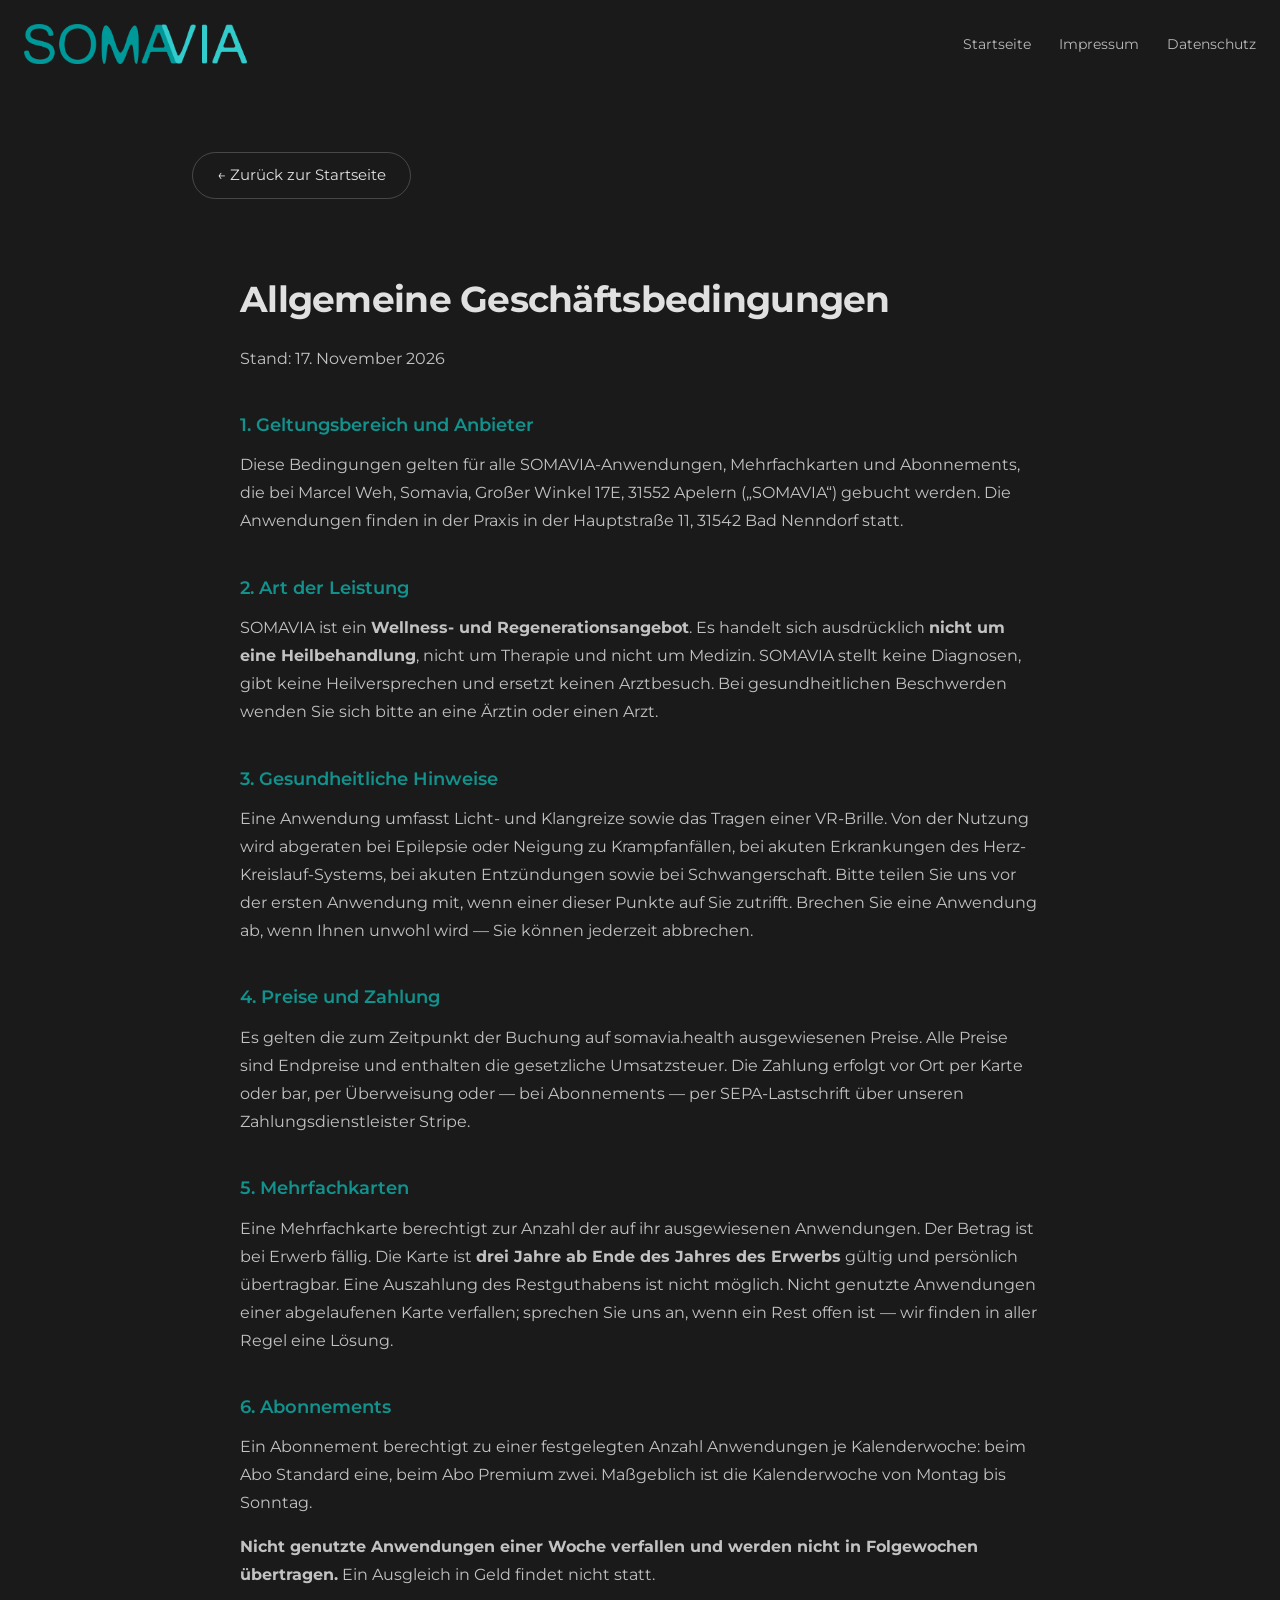
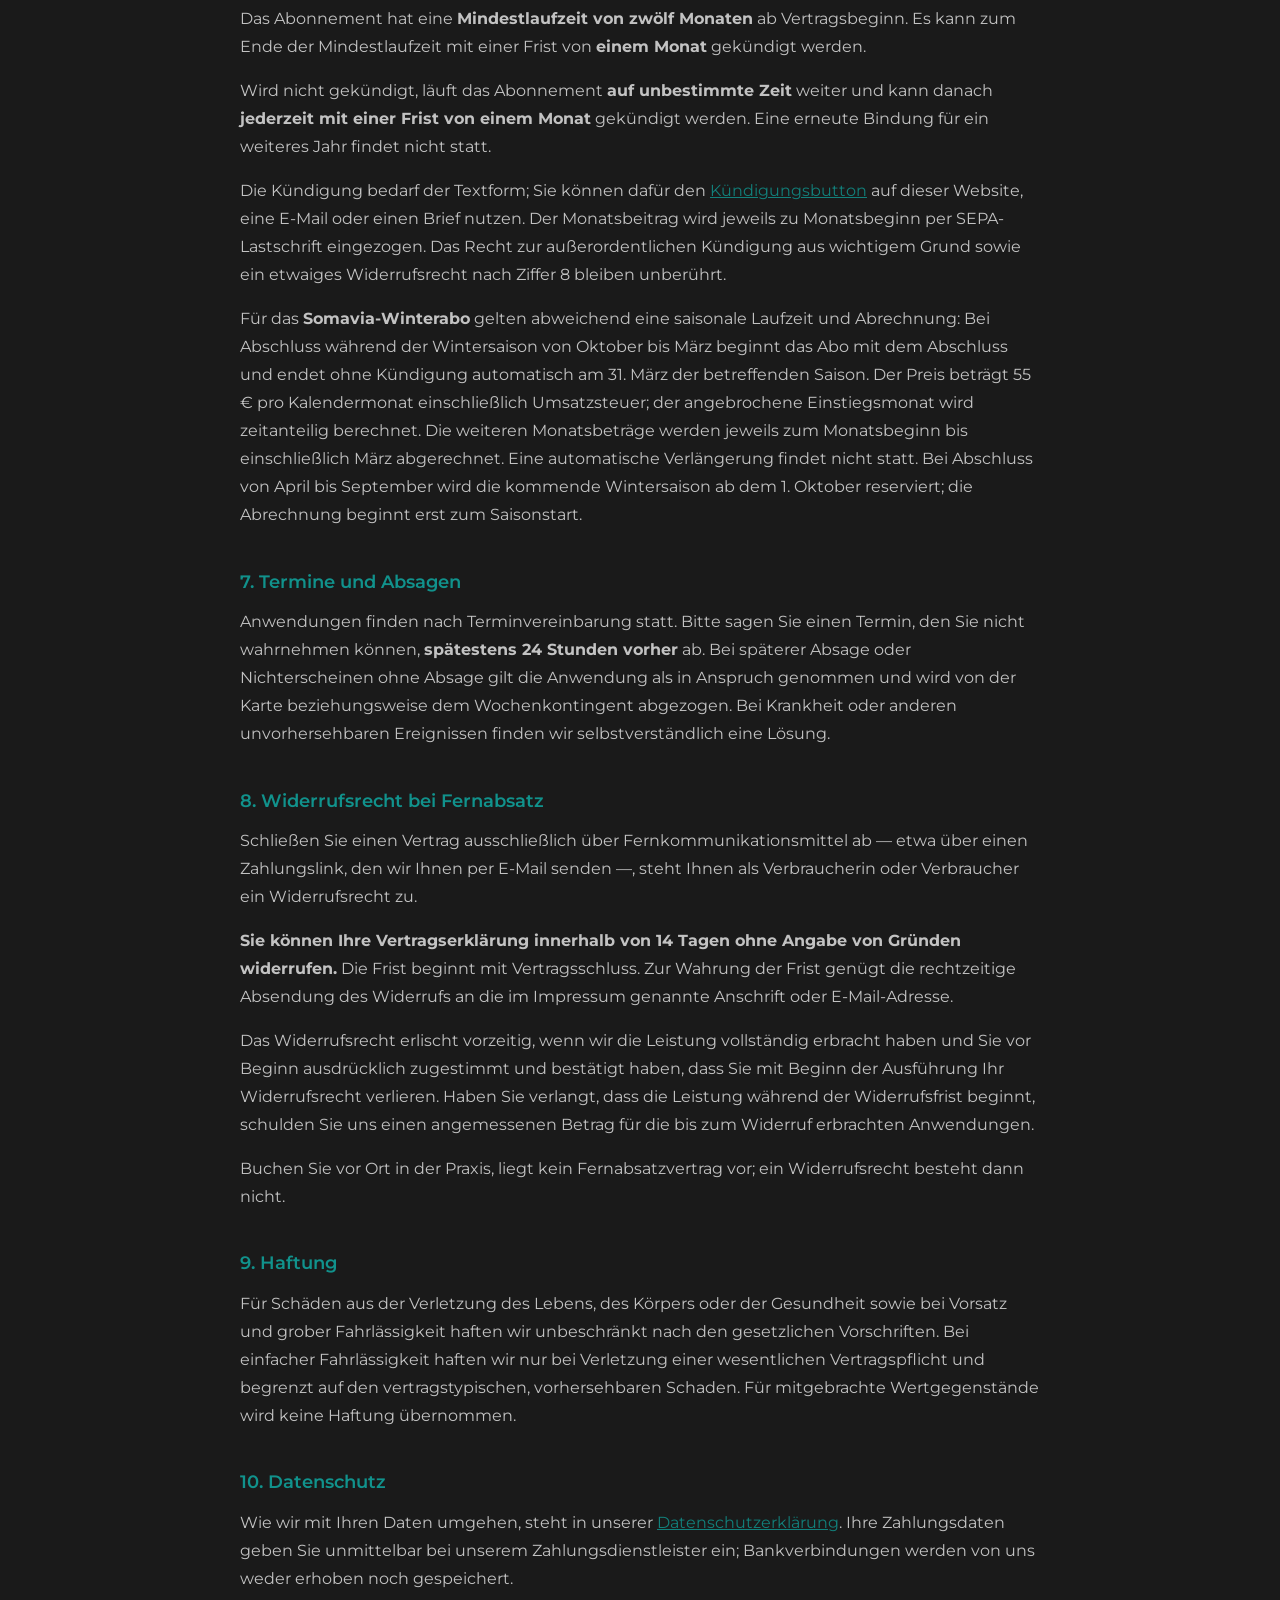
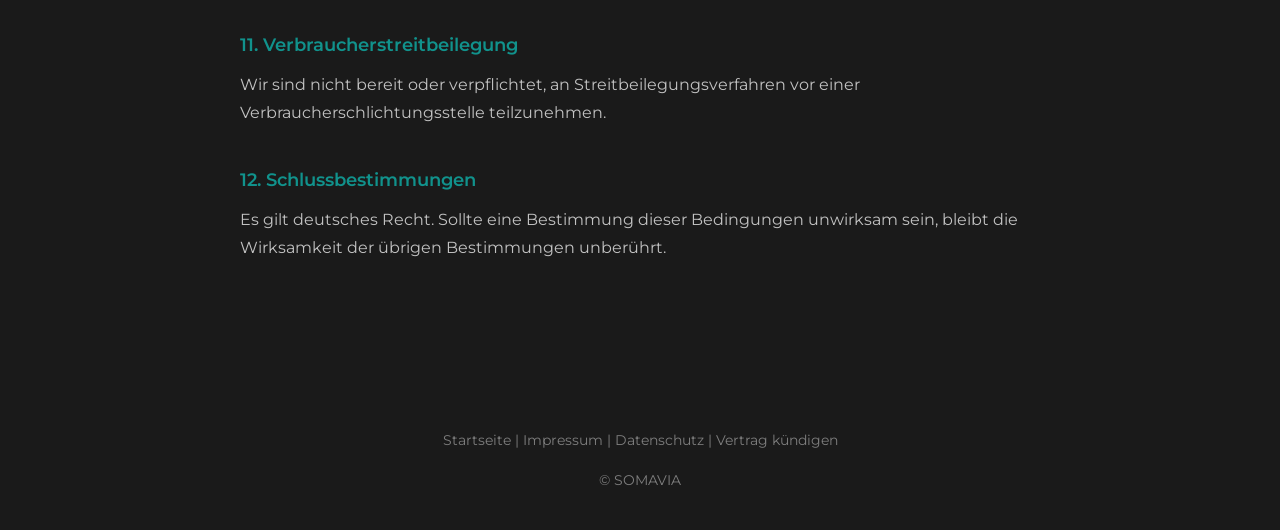
<file: agb.html>
<!DOCTYPE html>
<html lang="de">
<head>
<meta charset="UTF-8">
<meta name="viewport" content="width=device-width, initial-scale=1.0">

<h1 style="display:none;">SOMAVIA ist ein multisensorisches Regenerationssystem, das Licht, Klang und gezielte Reizreduktion kombiniert.</h1>
<title>AGB | SOMAVIA</title>
<meta name="description" content="Allgemeine Geschäftsbedingungen für SOMAVIA-Anwendungen, Karten und Abonnements.">
<link rel="canonical" href="https://somavia.health/agb.html">
<link rel="icon" type="image/png" href="assets/SOMAVIA_Icon.png">
<link rel="apple-touch-icon" href="assets/apple-touch-icon.png">

<meta property="og:title" content="AGB | SOMAVIA">
<meta property="og:description" content="Allgemeine Geschäftsbedingungen von SOMAVIA">
<meta property="og:image" content="https://somavia.health/assets/og-cover.png">
<meta property="og:url" content="https://somavia.health/agb.html">
<meta property="og:type" content="website">

<link rel="stylesheet" href="assets/styles.css" />
<link rel="stylesheet" href="assets/seiten.css" />
<link href="https://fonts.googleapis.com/css2?family=Montserrat:wght@300;400;500;600;700&display=swap" rel="stylesheet">
</head>

<body>

<header class="p-6 flex justify-between items-center">
    <a href="index.html">
        <img fetchpriority="high" src="assets/SOMAVIA_logo_final.png" alt="SOMAVIA Logo" style="height:40px;">
    </a>
    <nav class="space-x-6 text-sm">
        <a href="index.html" class="opacity-80 hover:opacity-100">Startseite</a>
        <a href="impressum.html" class="opacity-80 hover:opacity-100">Impressum</a>
        <a href="datenschutz.html" class="opacity-80 hover:opacity-100">Datenschutz</a>
    </nav>
</header>

<main class="px-6 py-16">
    <div class="max-w-4xl mx-auto">
        <div class="mb-8">
            <a href="index.html" class="btn-outline">← Zurück zur Startseite</a>
        </div>

        <div class="glass p-8 md:p-12 legal-content">
            <h1>Allgemeine Geschäftsbedingungen</h1>

            <p>Stand: 17. November 2026</p>

            <h2>1. Geltungsbereich und Anbieter</h2>
            <p>
                Diese Bedingungen gelten für alle SOMAVIA-Anwendungen, Mehrfachkarten und
                Abonnements, die bei Marcel Weh, Somavia, Großer Winkel 17E, 31552 Apelern
                („SOMAVIA“) gebucht werden. Die Anwendungen finden in der Praxis in der
                Hauptstraße 11, 31542 Bad Nenndorf statt.
            </p>

            <h2>2. Art der Leistung</h2>
            <p>
                SOMAVIA ist ein <strong>Wellness- und Regenerationsangebot</strong>. Es handelt sich
                ausdrücklich <strong>nicht um eine Heilbehandlung</strong>, nicht um Therapie und nicht
                um Medizin. SOMAVIA stellt keine Diagnosen, gibt keine Heilversprechen und ersetzt
                keinen Arztbesuch. Bei gesundheitlichen Beschwerden wenden Sie sich bitte an eine
                Ärztin oder einen Arzt.
            </p>

            <h2>3. Gesundheitliche Hinweise</h2>
            <p>
                Eine Anwendung umfasst Licht- und Klangreize sowie das Tragen einer VR-Brille.
                Von der Nutzung wird abgeraten bei Epilepsie oder Neigung zu Krampfanfällen, bei
                akuten Erkrankungen des Herz-Kreislauf-Systems, bei akuten Entzündungen sowie
                bei Schwangerschaft. Bitte teilen Sie uns vor der ersten Anwendung mit, wenn einer
                dieser Punkte auf Sie zutrifft. Brechen Sie eine Anwendung ab, wenn Ihnen unwohl
                wird — Sie können jederzeit abbrechen.
            </p>

            <h2>4. Preise und Zahlung</h2>
            <p>
                Es gelten die zum Zeitpunkt der Buchung auf somavia.health ausgewiesenen Preise.
                Alle Preise sind Endpreise und enthalten die gesetzliche Umsatzsteuer.
                Die Zahlung erfolgt vor Ort per Karte oder bar, per Überweisung oder — bei
                Abonnements — per SEPA-Lastschrift über unseren Zahlungsdienstleister Stripe.
            </p>

            <h2>5. Mehrfachkarten</h2>
            <p>
                Eine Mehrfachkarte berechtigt zur Anzahl der auf ihr ausgewiesenen Anwendungen.
                Der Betrag ist bei Erwerb fällig. Die Karte ist <strong>drei Jahre ab Ende des
                Jahres des Erwerbs</strong> gültig und persönlich übertragbar. Eine Auszahlung des
                Restguthabens ist nicht möglich. Nicht genutzte Anwendungen einer abgelaufenen
                Karte verfallen; sprechen Sie uns an, wenn ein Rest offen ist — wir finden in
                aller Regel eine Lösung.
            </p>

            <h2>6. Abonnements</h2>
            <p>
                Ein Abonnement berechtigt zu einer festgelegten Anzahl Anwendungen je
                Kalenderwoche: beim Abo Standard eine, beim Abo Premium zwei.
                Maßgeblich ist die Kalenderwoche von Montag bis Sonntag.
            </p>
            <p>
                <strong>Nicht genutzte Anwendungen einer Woche verfallen und werden nicht in
                Folgewochen übertragen.</strong> Ein Ausgleich in Geld findet nicht statt.
            </p>
            <p>
                Das Abonnement hat eine <strong>Mindestlaufzeit von zwölf Monaten</strong> ab
                Vertragsbeginn. Es kann zum Ende der Mindestlaufzeit mit einer Frist von
                <strong>einem Monat</strong> gekündigt werden.
            </p>
            <p>
                Wird nicht gekündigt, läuft das Abonnement <strong>auf unbestimmte Zeit</strong>
                weiter und kann danach <strong>jederzeit mit einer Frist von einem Monat</strong>
                gekündigt werden. Eine erneute Bindung für ein weiteres Jahr findet nicht statt.
            </p>
            <p>
                Die Kündigung bedarf der Textform; Sie können dafür den
                <a href="kuendigung.html" class="accent-color underline">Kündigungsbutton</a>
                auf dieser Website, eine E-Mail oder einen Brief nutzen. Der Monatsbeitrag wird
                jeweils zu Monatsbeginn per SEPA-Lastschrift eingezogen. Das Recht zur außer&shy;ordentlichen
                Kündigung aus wichtigem Grund sowie ein etwaiges Widerrufsrecht nach Ziffer 8
                bleiben unberührt.
            </p>

            <p id="winterabo">
                Für das <strong>Somavia-Winterabo</strong> gelten abweichend eine saisonale
                Laufzeit und Abrechnung: Bei Abschluss während der Wintersaison von Oktober
                bis März beginnt das Abo mit dem Abschluss und endet ohne Kündigung automatisch
                am 31. März der betreffenden Saison. Der Preis beträgt 55 € pro Kalendermonat
                einschließlich Umsatzsteuer; der angebrochene Einstiegsmonat wird zeitanteilig
                berechnet. Die weiteren Monatsbeträge werden jeweils zum Monatsbeginn bis
                einschließlich März abgerechnet. Eine automatische Verlängerung findet nicht
                statt. Bei Abschluss von April bis September wird die kommende Wintersaison
                ab dem 1. Oktober reserviert; die Abrechnung beginnt erst zum Saisonstart.
            </p>

            <h2>7. Termine und Absagen</h2>
            <p>
                Anwendungen finden nach Terminvereinbarung statt. Bitte sagen Sie einen Termin,
                den Sie nicht wahrnehmen können, <strong>spätestens 24 Stunden vorher</strong> ab.
                Bei späterer Absage oder Nichterscheinen ohne Absage gilt die Anwendung als in
                Anspruch genommen und wird von der Karte beziehungsweise dem Wochenkontingent
                abgezogen. Bei Krankheit oder anderen unvorhersehbaren Ereignissen finden wir
                selbstverständlich eine Lösung.
            </p>

            <h2>8. Widerrufsrecht bei Fernabsatz</h2>
            <p>
                Schließen Sie einen Vertrag ausschließlich über Fernkommunikationsmittel ab —
                etwa über einen Zahlungslink, den wir Ihnen per E-Mail senden —, steht Ihnen
                als Verbraucherin oder Verbraucher ein Widerrufsrecht zu.
            </p>
            <p>
                <strong>Sie können Ihre Vertragserklärung innerhalb von 14 Tagen ohne Angabe
                von Gründen widerrufen.</strong> Die Frist beginnt mit Vertragsschluss. Zur Wahrung
                der Frist genügt die rechtzeitige Absendung des Widerrufs an die im Impressum
                genannte Anschrift oder E-Mail-Adresse.
            </p>
            <p>
                Das Widerrufsrecht erlischt vorzeitig, wenn wir die Leistung vollständig erbracht
                haben und Sie vor Beginn ausdrücklich zugestimmt und bestätigt haben, dass Sie
                mit Beginn der Ausführung Ihr Widerrufsrecht verlieren. Haben Sie verlangt, dass
                die Leistung während der Widerrufsfrist beginnt, schulden Sie uns einen
                angemessenen Betrag für die bis zum Widerruf erbrachten Anwendungen.
            </p>
            <p>
                Buchen Sie vor Ort in der Praxis, liegt kein Fernabsatzvertrag vor; ein
                Widerrufsrecht besteht dann nicht.
            </p>

            <h2>9. Haftung</h2>
            <p>
                Für Schäden aus der Verletzung des Lebens, des Körpers oder der Gesundheit sowie
                bei Vorsatz und grober Fahrlässigkeit haften wir unbeschränkt nach den gesetzlichen
                Vorschriften. Bei einfacher Fahrlässigkeit haften wir nur bei Verletzung einer
                wesentlichen Vertragspflicht und begrenzt auf den vertragstypischen, vorhersehbaren
                Schaden. Für mitgebrachte Wertgegenstände wird keine Haftung übernommen.
            </p>

            <h2>10. Datenschutz</h2>
            <p>
                Wie wir mit Ihren Daten umgehen, steht in unserer
                <a href="datenschutz.html" class="accent-color underline">Datenschutzerklärung</a>.
                Ihre Zahlungsdaten geben Sie unmittelbar bei unserem Zahlungsdienstleister ein;
                Bankverbindungen werden von uns weder erhoben noch gespeichert.
            </p>

            <h2>11. Verbraucherstreitbeilegung</h2>
            <p>
                Wir sind nicht bereit oder verpflichtet, an Streitbeilegungsverfahren vor einer
                Verbraucherschlichtungsstelle teilzunehmen.
            </p>

            <h2>12. Schlussbestimmungen</h2>
            <p>
                Es gilt deutsches Recht. Sollte eine Bestimmung dieser Bedingungen unwirksam sein,
                bleibt die Wirksamkeit der übrigen Bestimmungen unberührt.
            </p>
        </div>
    </div>
</main>

<footer class="py-10 text-center text-sm opacity-50">
    <a href="index.html">Startseite</a> |
    <a href="impressum.html">Impressum</a> |
    <a href="datenschutz.html">Datenschutz</a> |
    <a href="kuendigung.html">Vertrag kündigen</a>
    <br><br>
    © SOMAVIA
</footer>

</body>
</html>
</file>
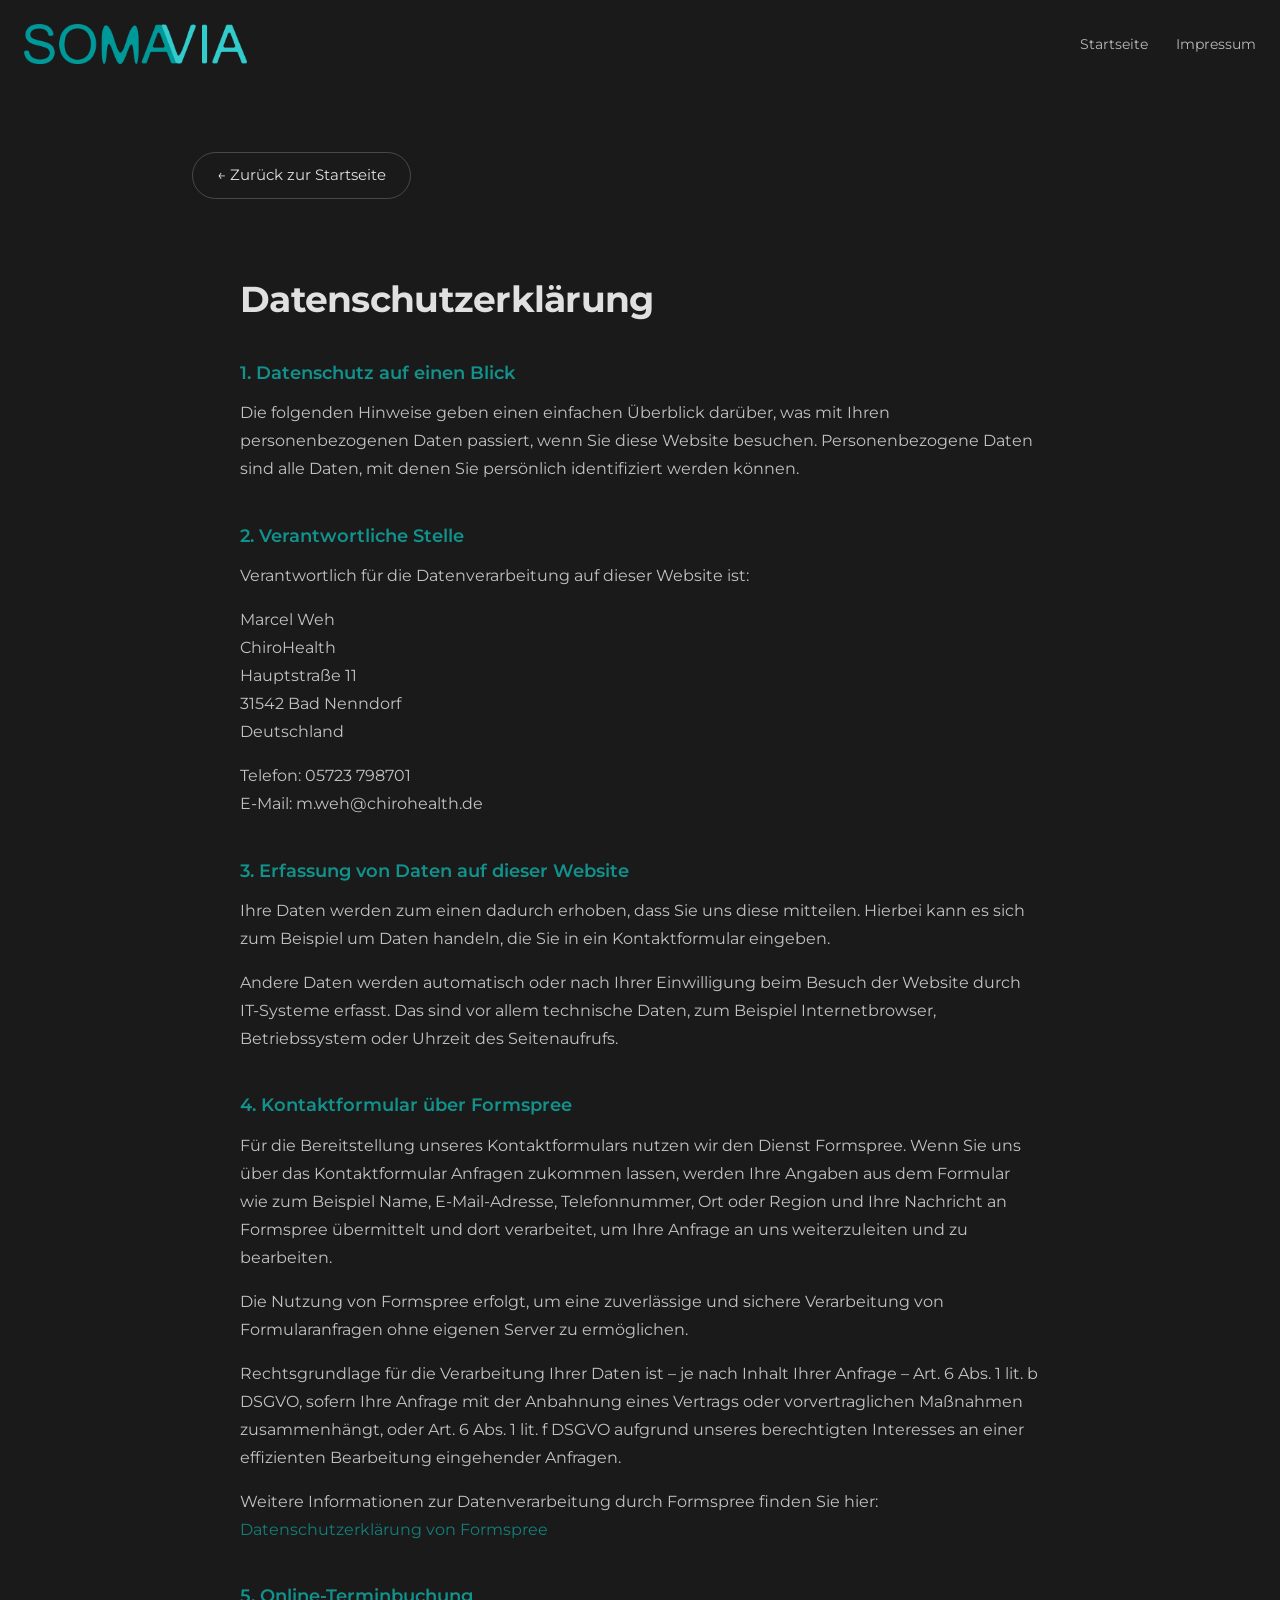
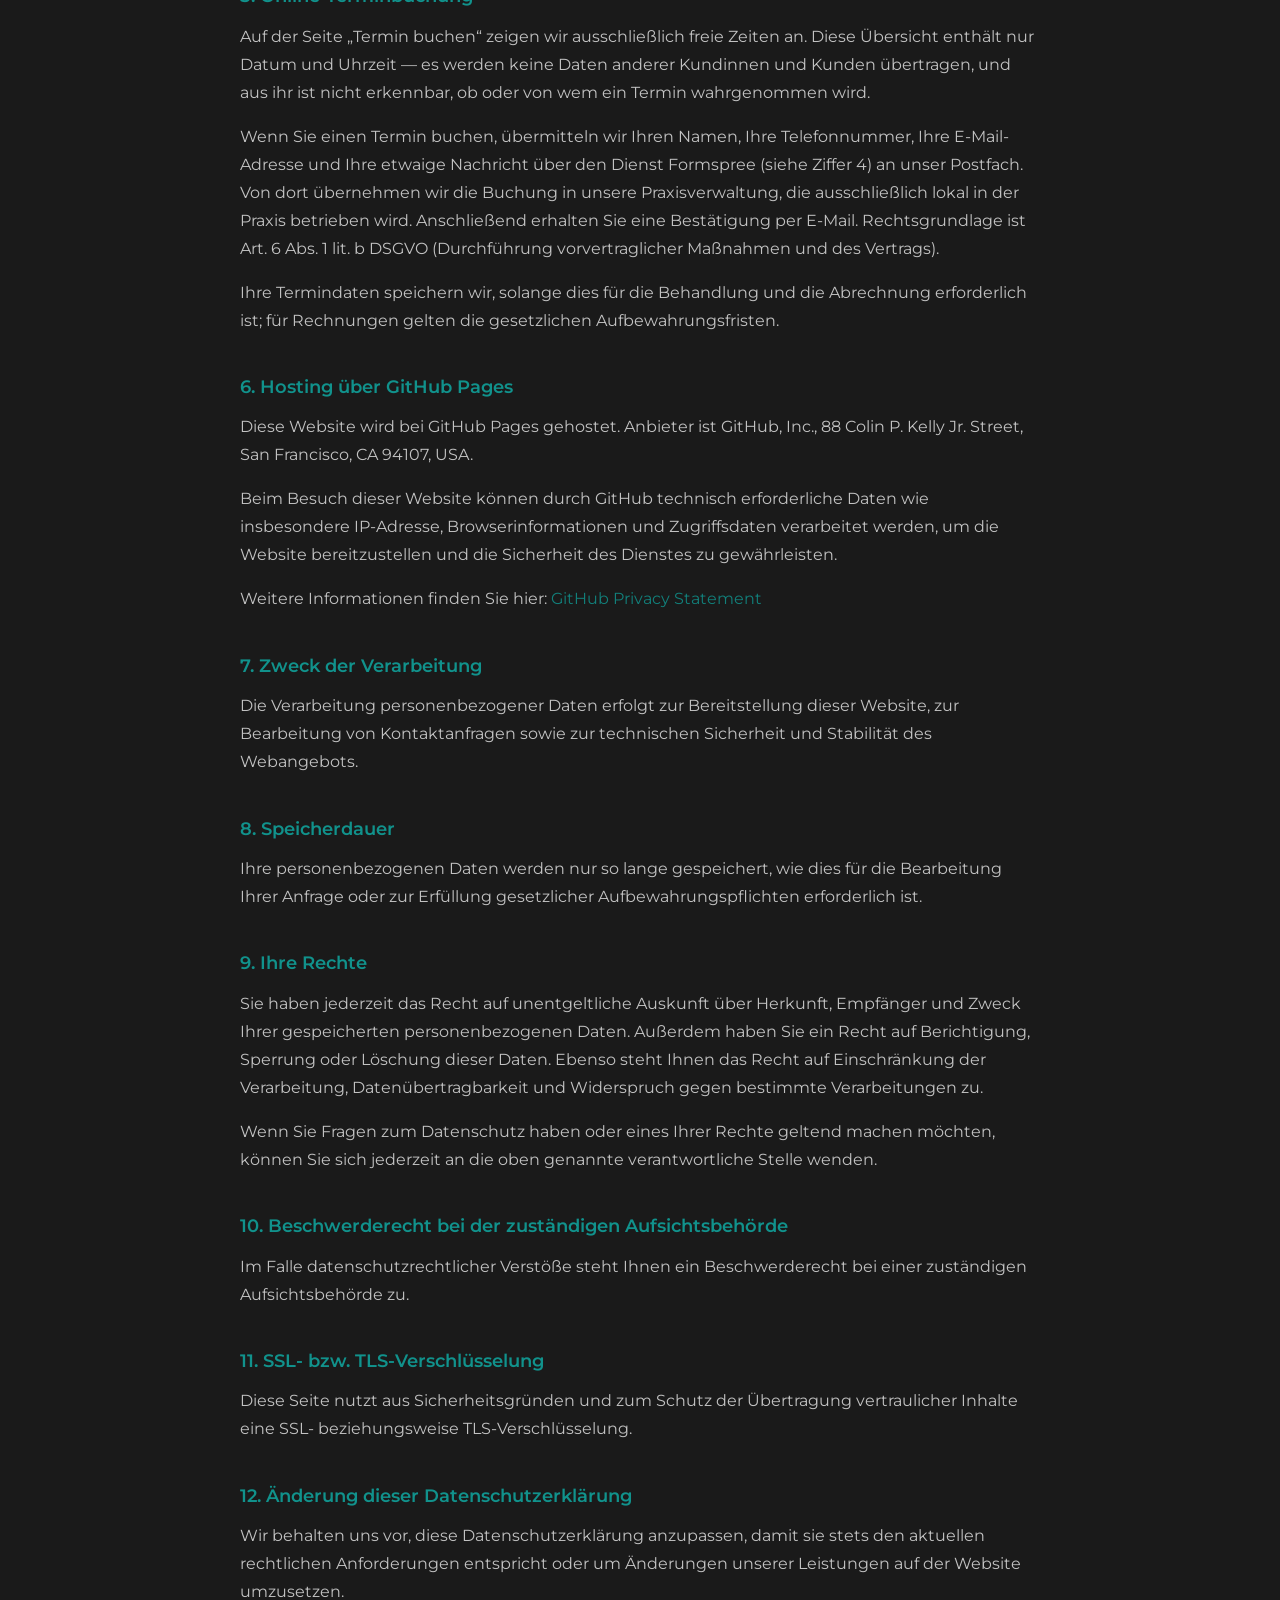
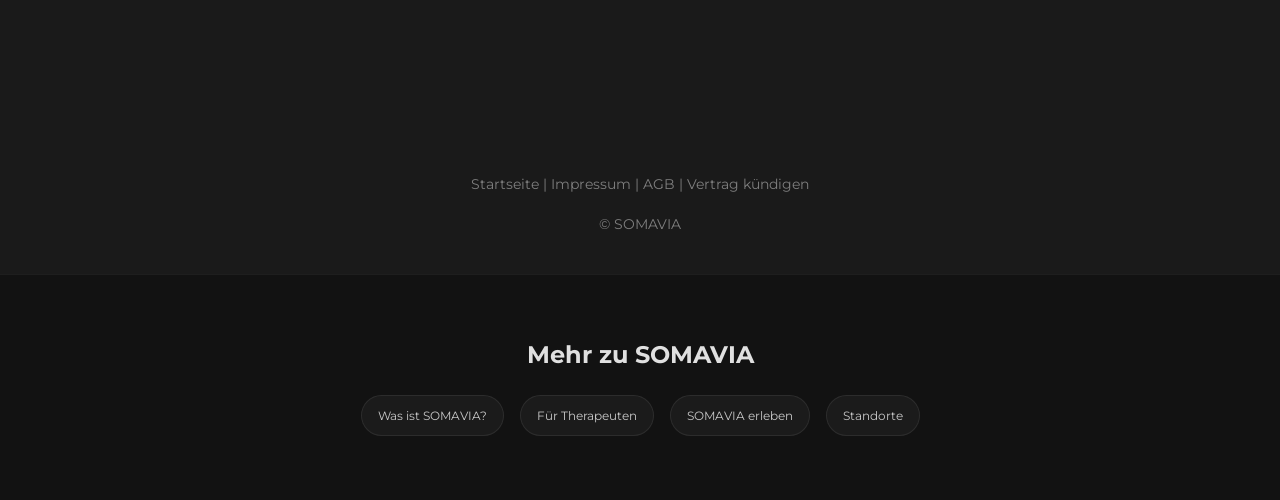
<file: datenschutz.html>
<!DOCTYPE html>
<html lang="de">
<head>
<meta charset="UTF-8">
<meta name="viewport" content="width=device-width, initial-scale=1.0">

<h1 style="display:none;">SOMAVIA ist ein multisensorisches Regenerationssystem, das Licht, Klang und gezielte Reizreduktion kombiniert.</h1>
<title>Datenschutzerklärung | SOMAVIA</title>
<meta name="description" content="Datenschutzerklärung von SOMAVIA. Informationen zur Verarbeitung personenbezogener Daten auf somavia.health.">
<link rel="canonical" href="https://somavia.health/datenschutz.html">
<link rel="icon" type="image/png" href="assets/SOMAVIA_Icon.png">
<link rel="apple-touch-icon" href="assets/apple-touch-icon.png">

<meta property="og:title" content="Datenschutzerklärung | SOMAVIA">
<meta property="og:description" content="Datenschutzerklärung von SOMAVIA auf somavia.health">
<meta property="og:image" content="https://somavia.health/assets/og-cover.png">
<meta property="og:url" content="https://somavia.health/datenschutz.html">
<meta property="og:type" content="website">

<link rel="stylesheet" href="assets/styles.css" />
<link rel="stylesheet" href="assets/seiten.css" />
<link href="https://fonts.googleapis.com/css2?family=Montserrat:wght@300;400;500;600;700&display=swap" rel="stylesheet">
</head>

<body>

<header class="p-6 flex justify-between items-center">
    <a href="index.html">
        <img fetchpriority="high" src="assets/SOMAVIA_logo_final.png" alt="SOMAVIA Logo" style="height:40px;">
    </a>
    <nav class="space-x-6 text-sm">
        <a href="index.html" class="opacity-80 hover:opacity-100">Startseite</a>
        <a href="impressum.html" class="opacity-80 hover:opacity-100">Impressum</a>
    </nav>
</header>

<main class="px-6 py-16">
    <div class="max-w-4xl mx-auto">
        <div class="mb-8">
            <a href="index.html" class="btn-outline">← Zurück zur Startseite</a>
        </div>

        <div class="glass p-8 md:p-12 legal-content">
            <h1>Datenschutzerklärung</h1>

            <h2>1. Datenschutz auf einen Blick</h2>
            <p>
                Die folgenden Hinweise geben einen einfachen Überblick darüber, was mit Ihren personenbezogenen
                Daten passiert, wenn Sie diese Website besuchen. Personenbezogene Daten sind alle Daten,
                mit denen Sie persönlich identifiziert werden können.
            </p>

            <h2>2. Verantwortliche Stelle</h2>
            <p>
                Verantwortlich für die Datenverarbeitung auf dieser Website ist:
            </p>
            <p>
                Marcel Weh<br>
                ChiroHealth<br>
                Hauptstraße 11<br>
                31542 Bad Nenndorf<br>
                Deutschland
            </p>
            <p>
                Telefon: 05723 798701<br>
                E-Mail: m.weh@chirohealth.de
            </p>

            <h2>3. Erfassung von Daten auf dieser Website</h2>
            <p>
                Ihre Daten werden zum einen dadurch erhoben, dass Sie uns diese mitteilen.
                Hierbei kann es sich zum Beispiel um Daten handeln, die Sie in ein Kontaktformular eingeben.
            </p>
            <p>
                Andere Daten werden automatisch oder nach Ihrer Einwilligung beim Besuch der Website
                durch IT-Systeme erfasst. Das sind vor allem technische Daten, zum Beispiel Internetbrowser,
                Betriebssystem oder Uhrzeit des Seitenaufrufs.
            </p>

            <h2>4. Kontaktformular über Formspree</h2>
            <p>
                Für die Bereitstellung unseres Kontaktformulars nutzen wir den Dienst Formspree.
                Wenn Sie uns über das Kontaktformular Anfragen zukommen lassen, werden Ihre Angaben aus dem Formular
                wie zum Beispiel Name, E-Mail-Adresse, Telefonnummer, Ort oder Region und Ihre Nachricht
                an Formspree übermittelt und dort verarbeitet, um Ihre Anfrage an uns weiterzuleiten
                und zu bearbeiten.
            </p>
            <p>
                Die Nutzung von Formspree erfolgt, um eine zuverlässige und sichere Verarbeitung von
                Formularanfragen ohne eigenen Server zu ermöglichen.
            </p>
            <p>
                Rechtsgrundlage für die Verarbeitung Ihrer Daten ist – je nach Inhalt Ihrer Anfrage –
                Art. 6 Abs. 1 lit. b DSGVO, sofern Ihre Anfrage mit der Anbahnung eines Vertrags oder
                vorvertraglichen Maßnahmen zusammenhängt, oder Art. 6 Abs. 1 lit. f DSGVO aufgrund unseres
                berechtigten Interesses an einer effizienten Bearbeitung eingehender Anfragen.
            </p>
            <p>
                Weitere Informationen zur Datenverarbeitung durch Formspree finden Sie hier:
                <a href="https://formspree.io/legal/privacy-policy/" target="_blank" rel="noopener noreferrer">
                    Datenschutzerklärung von Formspree
                </a>
            </p>

            <h2>5. Online-Terminbuchung</h2>
            <p>
                Auf der Seite „Termin buchen“ zeigen wir ausschließlich freie Zeiten an.
                Diese Übersicht enthält nur Datum und Uhrzeit — es werden keine Daten
                anderer Kundinnen und Kunden übertragen, und aus ihr ist nicht erkennbar,
                ob oder von wem ein Termin wahrgenommen wird.
            </p>
            <p>
                Wenn Sie einen Termin buchen, übermitteln wir Ihren Namen, Ihre
                Telefonnummer, Ihre E-Mail-Adresse und Ihre etwaige Nachricht über den
                Dienst Formspree (siehe Ziffer 4) an unser Postfach. Von dort übernehmen
                wir die Buchung in unsere Praxisverwaltung, die ausschließlich lokal in
                der Praxis betrieben wird. Anschließend erhalten Sie eine Bestätigung
                per E-Mail. Rechtsgrundlage ist Art. 6 Abs. 1 lit. b DSGVO
                (Durchführung vorvertraglicher Maßnahmen und des Vertrags).
            </p>
            <p>
                Ihre Termindaten speichern wir, solange dies für die Behandlung und die
                Abrechnung erforderlich ist; für Rechnungen gelten die gesetzlichen
                Aufbewahrungsfristen.
            </p>

            <h2>6. Hosting über GitHub Pages</h2>
            <p>
                Diese Website wird bei GitHub Pages gehostet. Anbieter ist GitHub, Inc.,
                88 Colin P. Kelly Jr. Street, San Francisco, CA 94107, USA.
            </p>
            <p>
                Beim Besuch dieser Website können durch GitHub technisch erforderliche Daten
                wie insbesondere IP-Adresse, Browserinformationen und Zugriffsdaten verarbeitet werden,
                um die Website bereitzustellen und die Sicherheit des Dienstes zu gewährleisten.
            </p>
            <p>
                Weitere Informationen finden Sie hier:
                <a href="https://docs.github.com/en/site-policy/privacy-policies/github-general-privacy-statement" target="_blank" rel="noopener noreferrer">
                    GitHub Privacy Statement
                </a>
            </p>

            <h2>7. Zweck der Verarbeitung</h2>
            <p>
                Die Verarbeitung personenbezogener Daten erfolgt zur Bereitstellung dieser Website,
                zur Bearbeitung von Kontaktanfragen sowie zur technischen Sicherheit und Stabilität
                des Webangebots.
            </p>

            <h2>8. Speicherdauer</h2>
            <p>
                Ihre personenbezogenen Daten werden nur so lange gespeichert, wie dies für die Bearbeitung
                Ihrer Anfrage oder zur Erfüllung gesetzlicher Aufbewahrungspflichten erforderlich ist.
            </p>

            <h2>9. Ihre Rechte</h2>
            <p>
                Sie haben jederzeit das Recht auf unentgeltliche Auskunft über Herkunft, Empfänger und Zweck
                Ihrer gespeicherten personenbezogenen Daten. Außerdem haben Sie ein Recht auf Berichtigung,
                Sperrung oder Löschung dieser Daten. Ebenso steht Ihnen das Recht auf Einschränkung der Verarbeitung,
                Datenübertragbarkeit und Widerspruch gegen bestimmte Verarbeitungen zu.
            </p>
            <p>
                Wenn Sie Fragen zum Datenschutz haben oder eines Ihrer Rechte geltend machen möchten,
                können Sie sich jederzeit an die oben genannte verantwortliche Stelle wenden.
            </p>

            <h2>10. Beschwerderecht bei der zuständigen Aufsichtsbehörde</h2>
            <p>
                Im Falle datenschutzrechtlicher Verstöße steht Ihnen ein Beschwerderecht bei einer
                zuständigen Aufsichtsbehörde zu.
            </p>

            <h2>11. SSL- bzw. TLS-Verschlüsselung</h2>
            <p>
                Diese Seite nutzt aus Sicherheitsgründen und zum Schutz der Übertragung vertraulicher Inhalte
                eine SSL- beziehungsweise TLS-Verschlüsselung.
            </p>

            <h2>12. Änderung dieser Datenschutzerklärung</h2>
            <p>
                Wir behalten uns vor, diese Datenschutzerklärung anzupassen, damit sie stets den aktuellen
                rechtlichen Anforderungen entspricht oder um Änderungen unserer Leistungen auf der Website
                umzusetzen.
            </p>
        </div>
    </div>
</main>

<footer class="py-10 text-center text-sm opacity-50">
    <a href="index.html">Startseite</a> |
    <a href="impressum.html">Impressum</a> |
    <a href="agb.html">AGB</a> |
    <a href="kuendigung.html">Vertrag kündigen</a>
    <br><br>
    © SOMAVIA
</footer>

<section class="py-16 bg-[#121212] border-t border-white/5">
    <div class="container mx-auto px-6 max-w-5xl text-center">
        <h3 class="text-2xl font-bold mb-6">Mehr zu SOMAVIA</h3>

        <div class="flex flex-wrap justify-center gap-4 text-sm">
            <a href="was-ist-somavia.html" class="pill hover:border-[#11928c] transition">Was ist SOMAVIA?</a>
            <a href="somavia-fuer-therapeuten.html" class="pill hover:border-[#11928c] transition">Für Therapeuten</a>
            <a href="somavia-erleben.html" class="pill hover:border-[#11928c] transition">SOMAVIA erleben</a>
            <a href="somavia-standorte.html" class="pill hover:border-[#11928c] transition">Standorte</a>
        </div>
    </div>
</section>

<script src="assets/app.js" defer></script>
</body>
</html>
</file>
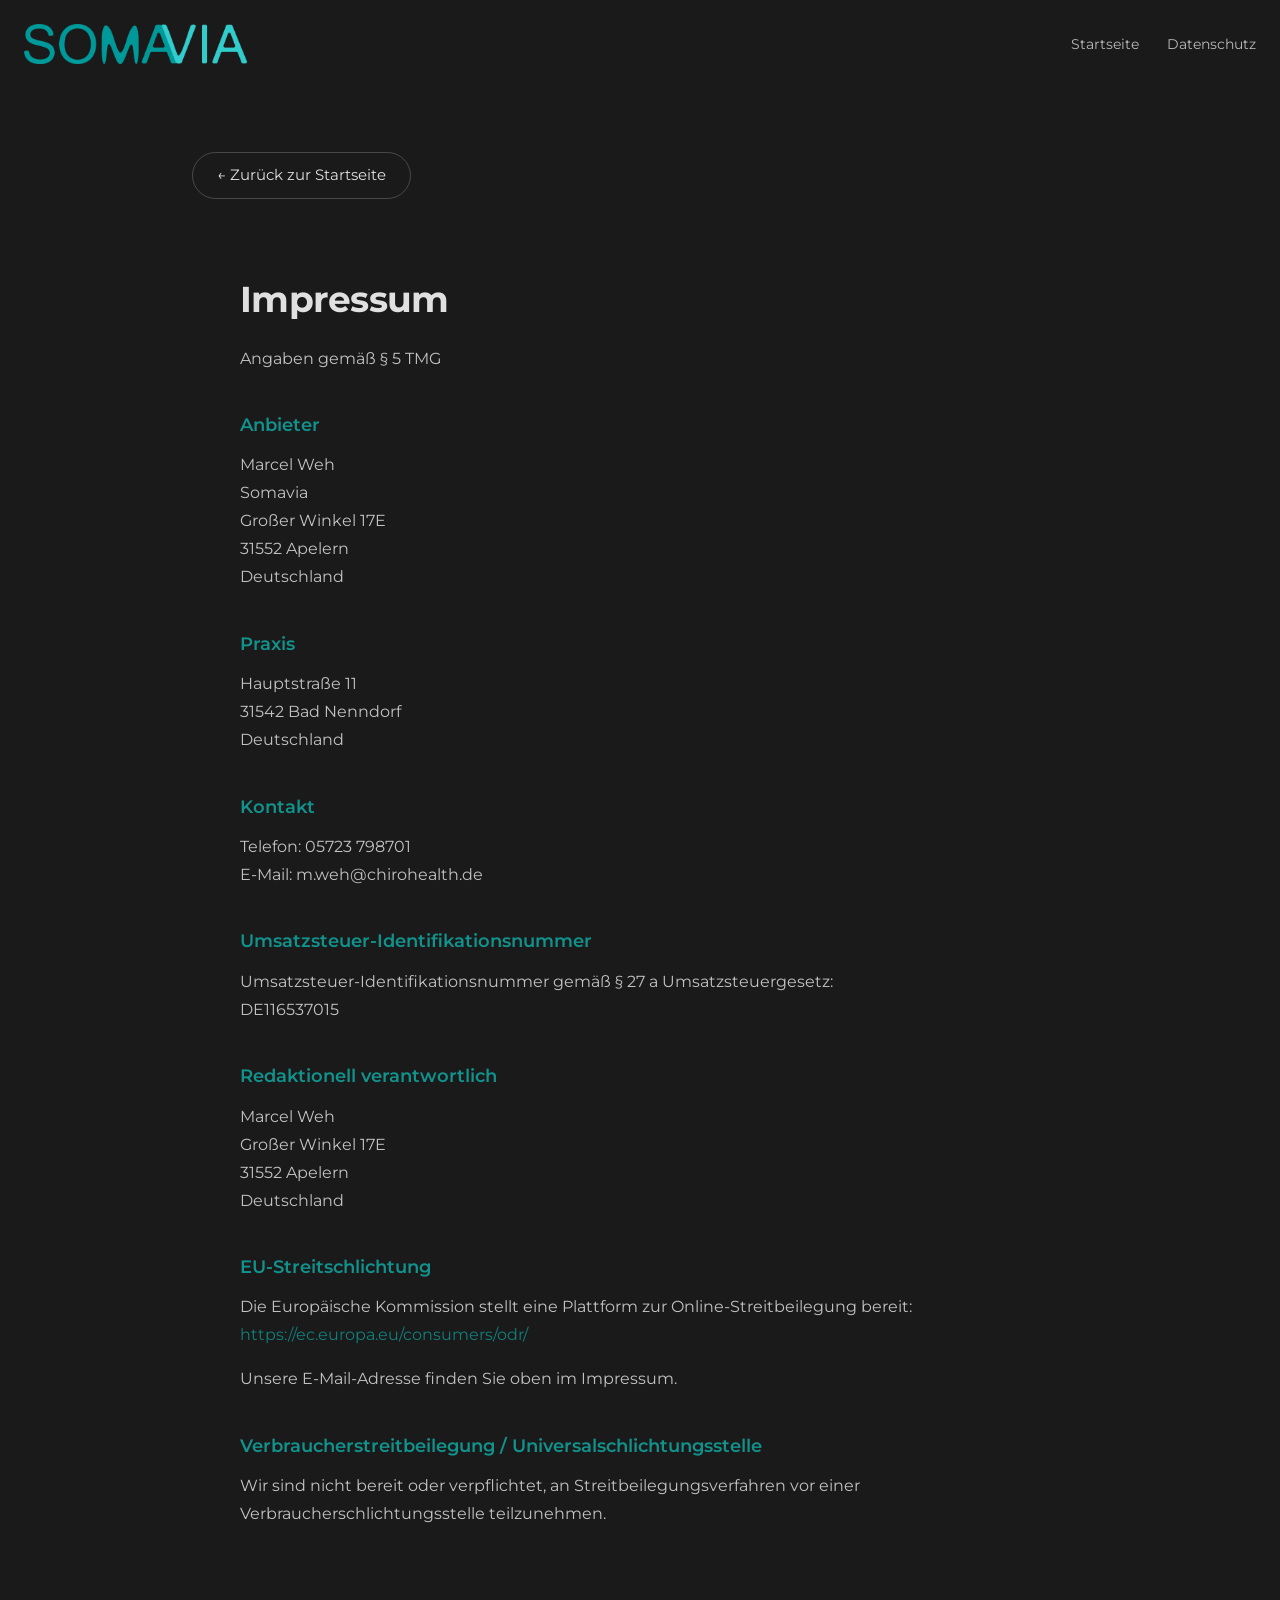
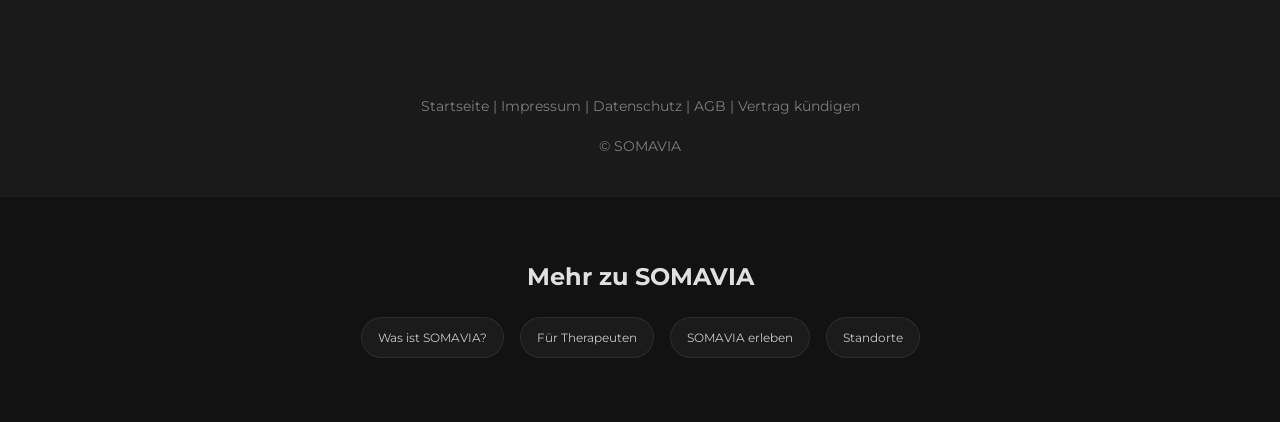
<file: impressum.html>
<!DOCTYPE html>
<html lang="de">
<head>
<meta charset="UTF-8">
<meta name="viewport" content="width=device-width, initial-scale=1.0">

<h1 style="display:none;">SOMAVIA ist ein multisensorisches Regenerationssystem, das Licht, Klang und gezielte Reizreduktion kombiniert.</h1>
<title>Impressum | SOMAVIA</title>
<meta name="description" content="Impressum von SOMAVIA auf somavia.health.">
<link rel="canonical" href="https://somavia.health/impressum.html">
<link rel="icon" type="image/png" href="assets/SOMAVIA_Icon.png">
<link rel="apple-touch-icon" href="assets/apple-touch-icon.png">

<meta property="og:title" content="Impressum | SOMAVIA">
<meta property="og:description" content="Impressum von SOMAVIA auf somavia.health">
<meta property="og:image" content="https://somavia.health/assets/og-cover.png">
<meta property="og:url" content="https://somavia.health/impressum.html">
<meta property="og:type" content="website">

<link rel="stylesheet" href="assets/styles.css" />
<link rel="stylesheet" href="assets/seiten.css" />
<link href="https://fonts.googleapis.com/css2?family=Montserrat:wght@300;400;500;600;700&display=swap" rel="stylesheet">
</head>

<body>

<header class="p-6 flex justify-between items-center">
    <a href="index.html">
        <img fetchpriority="high" src="assets/SOMAVIA_logo_final.png" alt="SOMAVIA Logo" style="height:40px;">
    </a>
    <nav class="space-x-6 text-sm">
        <a href="index.html" class="opacity-80 hover:opacity-100">Startseite</a>
        <a href="datenschutz.html" class="opacity-80 hover:opacity-100">Datenschutz</a>
    </nav>
</header>

<main class="px-6 py-16">
    <div class="max-w-4xl mx-auto">
        <div class="mb-8">
            <a href="index.html" class="btn-outline">← Zurück zur Startseite</a>
        </div>

        <div class="glass p-8 md:p-12 legal-content">
            <h1>Impressum</h1>

            <p>Angaben gemäß § 5 TMG</p>

            <h2>Anbieter</h2>
            <p>
                Marcel Weh<br>
                Somavia<br>
                Großer Winkel 17E<br>
                31552 Apelern<br>
                Deutschland
            </p>

            <h2>Praxis</h2>
            <p>
                Hauptstraße 11<br>
                31542 Bad Nenndorf<br>
                Deutschland
            </p>

            <h2>Kontakt</h2>
            <p>
                Telefon: 05723 798701<br>
                E-Mail: m.weh@chirohealth.de
            </p>

            <h2>Umsatzsteuer-Identifikationsnummer</h2>
            <p>
                Umsatzsteuer-Identifikationsnummer gemäß § 27 a Umsatzsteuergesetz:<br>
                DE116537015
            </p>

            <h2>Redaktionell verantwortlich</h2>
            <p>
                Marcel Weh<br>
                Großer Winkel 17E<br>
                31552 Apelern<br>
                Deutschland
            </p>

            <h2>EU-Streitschlichtung</h2>
            <p>
                Die Europäische Kommission stellt eine Plattform zur Online-Streitbeilegung bereit:
                <a href="https://ec.europa.eu/consumers/odr/" target="_blank" rel="noopener noreferrer">
                    https://ec.europa.eu/consumers/odr/
                </a>
            </p>
            <p>
                Unsere E-Mail-Adresse finden Sie oben im Impressum.
            </p>

            <h2>Verbraucherstreitbeilegung / Universalschlichtungsstelle</h2>
            <p>
                Wir sind nicht bereit oder verpflichtet, an Streitbeilegungsverfahren vor einer
                Verbraucherschlichtungsstelle teilzunehmen.
            </p>
        </div>
    </div>
</main>

<footer class="py-10 text-center text-sm opacity-50">
    <a href="index.html">Startseite</a> |
    <a href="impressum.html">Impressum</a> |
    <a href="datenschutz.html">Datenschutz</a> |
    <a href="agb.html">AGB</a> |
    <a href="kuendigung.html">Vertrag kündigen</a>
    <br><br>
    © SOMAVIA
</footer>

<section class="py-16 bg-[#121212] border-t border-white/5">
    <div class="container mx-auto px-6 max-w-5xl text-center">
        <h3 class="text-2xl font-bold mb-6">Mehr zu SOMAVIA</h3>

        <div class="flex flex-wrap justify-center gap-4 text-sm">
            <a href="was-ist-somavia.html" class="pill hover:border-[#11928c] transition">Was ist SOMAVIA?</a>
            <a href="somavia-fuer-therapeuten.html" class="pill hover:border-[#11928c] transition">Für Therapeuten</a>
            <a href="somavia-erleben.html" class="pill hover:border-[#11928c] transition">SOMAVIA erleben</a>
            <a href="somavia-standorte.html" class="pill hover:border-[#11928c] transition">Standorte</a>
        </div>
    </div>
</section>

<script src="assets/app.js" defer></script>
</body>
</html>
</file>
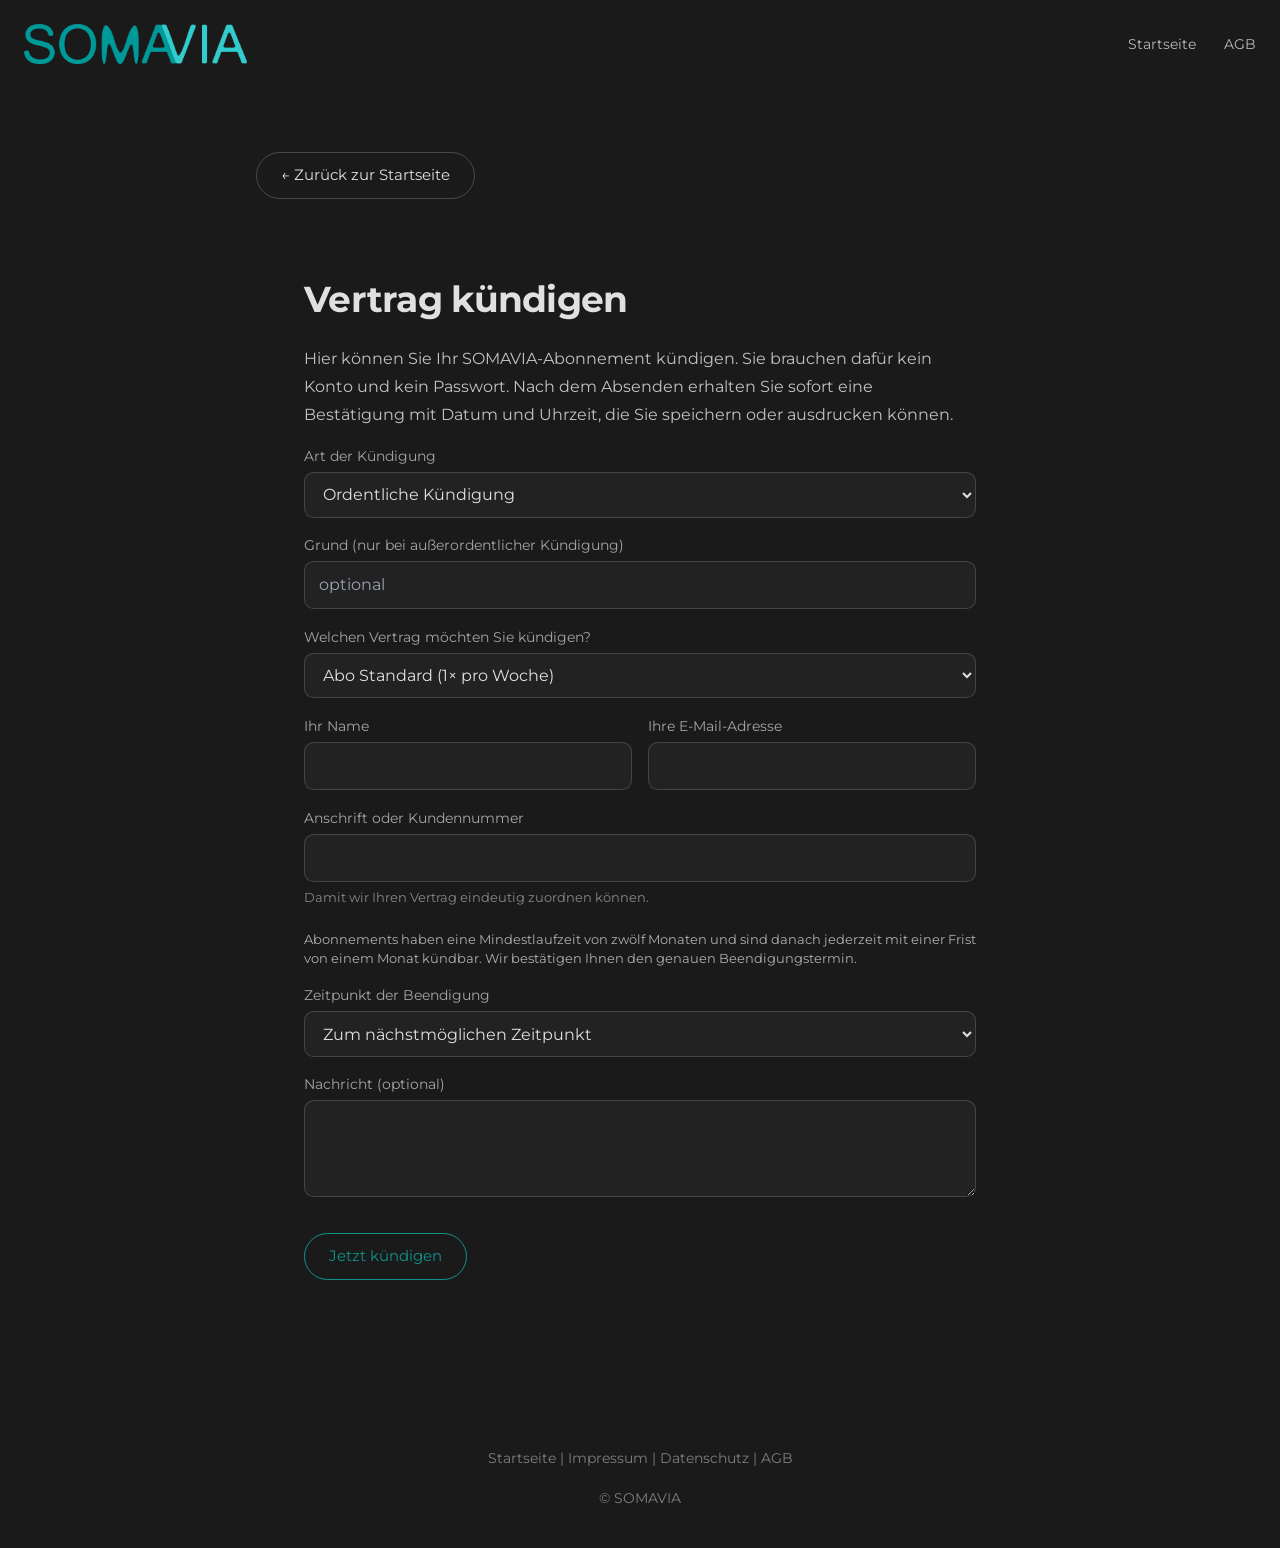
<file: kuendigung.html>
<!DOCTYPE html>
<html lang="de">
<head>
<meta charset="UTF-8">
<meta name="viewport" content="width=device-width, initial-scale=1.0">

<h1 style="display:none;">SOMAVIA ist ein multisensorisches Regenerationssystem, das Licht, Klang und gezielte Reizreduktion kombiniert.</h1>
<title>Vertrag kündigen | SOMAVIA</title>
<meta name="description" content="Kündigen Sie Ihr SOMAVIA-Abonnement direkt online.">
<link rel="canonical" href="https://somavia.health/kuendigung.html">
<link rel="icon" type="image/png" href="assets/SOMAVIA_Icon.png">
<link rel="apple-touch-icon" href="assets/apple-touch-icon.png">
<meta name="robots" content="noindex, follow">

<link rel="stylesheet" href="assets/styles.css" />
<link rel="stylesheet" href="assets/seiten.css" />
<link href="https://fonts.googleapis.com/css2?family=Montserrat:wght@300;400;500;600;700&display=swap" rel="stylesheet">
<style>
    .kf label { display:block; font-size:.85rem; opacity:.7; margin:1.1rem 0 .35rem; }
    .kf input, .kf select, .kf textarea {
        width:100%; padding:.7rem .85rem; border-radius:.6rem;
        border:1px solid rgba(255,255,255,.15); background:rgba(255,255,255,.04);
        color:inherit; font:inherit;
    }
    .kf input:focus, .kf select:focus, .kf textarea:focus { outline:none; border-color:#11928c; }
    .kf .hinweis { font-size:.8rem; opacity:.55; margin-top:.35rem; }
    .kf .zwei { display:grid; grid-template-columns:1fr 1fr; gap:0 1rem; }
    @media (max-width:640px){ .kf .zwei { grid-template-columns:1fr; } }
    .beleg { display:none; }
    .beleg.an { display:block; }
    .formular.aus { display:none; }
</style>
</head>

<body>

<header class="p-6 flex justify-between items-center">
    <a href="index.html">
        <img fetchpriority="high" src="assets/SOMAVIA_logo_final.png" alt="SOMAVIA Logo" style="height:40px;">
    </a>
    <nav class="space-x-6 text-sm">
        <a href="index.html" class="opacity-80 hover:opacity-100">Startseite</a>
        <a href="agb.html" class="opacity-80 hover:opacity-100">AGB</a>
    </nav>
</header>

<main class="px-6 py-16">
    <div class="max-w-3xl mx-auto">
        <div class="mb-8">
            <a href="index.html" class="btn-outline">← Zurück zur Startseite</a>
        </div>

        <div class="glass p-8 md:p-12 legal-content">
            <h1>Vertrag kündigen</h1>

            <div class="formular" id="formular">
                <p>
                    Hier können Sie Ihr SOMAVIA-Abonnement kündigen. Sie brauchen dafür kein
                    Konto und kein Passwort. Nach dem Absenden erhalten Sie sofort eine
                    Bestätigung mit Datum und Uhrzeit, die Sie speichern oder ausdrucken können.
                </p>

                <form class="kf" id="kform" action="https://formspree.io/f/xbdqpeoa" method="POST">
                    <input type="hidden" name="_subject" value="Kündigung über somavia.health">
                    <input type="text" name="_gotcha" style="display:none" tabindex="-1" autocomplete="off">

                    <label for="art">Art der Kündigung</label>
                    <select id="art" name="Art der Kündigung" required>
                        <option value="ordentlich">Ordentliche Kündigung</option>
                        <option value="ausserordentlich">Außerordentliche Kündigung</option>
                    </select>

                    <label for="grund">Grund (nur bei außerordentlicher Kündigung)</label>
                    <input id="grund" name="Grund" type="text" placeholder="optional">

                    <label for="vertrag">Welchen Vertrag möchten Sie kündigen?</label>
                    <select id="vertrag" name="Vertrag" required>
                        <option value="Abo Standard">Abo Standard (1× pro Woche)</option>
                        <option value="Abo Premium">Abo Premium (2× pro Woche)</option>
                        <option value="Sonstiges">Ein anderer Vertrag</option>
                    </select>

                    <div class="zwei">
                        <div>
                            <label for="name">Ihr Name</label>
                            <input id="name" name="Name" type="text" required autocomplete="name">
                        </div>
                        <div>
                            <label for="email">Ihre E-Mail-Adresse</label>
                            <input id="email" name="E-Mail" type="email" required autocomplete="email">
                        </div>
                    </div>

                    <label for="anschrift">Anschrift oder Kundennummer</label>
                    <input id="anschrift" name="Anschrift oder Kundennummer" type="text" required>
                    <div class="hinweis">Damit wir Ihren Vertrag eindeutig zuordnen können.</div>

                    <div class="hinweis" style="margin-top:1.4rem; opacity:.75">
                        Abonnements haben eine Mindestlaufzeit von zwölf Monaten und sind
                        danach jederzeit mit einer Frist von einem Monat kündbar. Wir
                        bestätigen Ihnen den genauen Beendigungstermin.
                    </div>

                    <label for="zeitpunkt">Zeitpunkt der Beendigung</label>
                    <select id="zeitpunkt" name="Zeitpunkt" required>
                        <option value="naechstmoeglich">Zum nächstmöglichen Zeitpunkt</option>
                        <option value="datum">Zu einem bestimmten Datum</option>
                    </select>
                    <input id="datum" name="Kündigungsdatum" type="date" style="margin-top:.5rem; display:none">

                    <label for="nachricht">Nachricht (optional)</label>
                    <textarea id="nachricht" name="Nachricht" rows="3"></textarea>

                    <div style="margin-top:1.8rem">
                        <button type="submit" class="btn-outline" style="border-color:#11928c; color:#11928c;">
                            Jetzt kündigen
                        </button>
                    </div>
                    <div class="hinweis" id="fehler" style="color:#e08a80; margin-top:1rem"></div>
                </form>
            </div>

            <div class="beleg" id="beleg">
                <h2>Ihre Kündigung ist eingegangen</h2>
                <p id="beleg_zeit"></p>
                <div id="beleg_daten" style="line-height:1.9"></div>
                <p style="margin-top:1.5rem">
                    Bitte speichern oder drucken Sie diese Bestätigung. Sie erhalten zusätzlich
                    eine Nachricht an die angegebene E-Mail-Adresse. Wir melden uns, falls
                    etwas unklar ist.
                </p>
                <div style="margin-top:1.5rem">
                    <button class="btn-outline" onclick="window.print()">Bestätigung drucken</button>
                    <a href="index.html" class="btn-outline" style="margin-left:.6rem">Zur Startseite</a>
                </div>
            </div>
        </div>
    </div>
</main>

<footer class="py-10 text-center text-sm opacity-50">
    <a href="index.html">Startseite</a> |
    <a href="impressum.html">Impressum</a> |
    <a href="datenschutz.html">Datenschutz</a> |
    <a href="agb.html">AGB</a>
    <br><br>
    © SOMAVIA
</footer>

<script>
document.getElementById('zeitpunkt').addEventListener('change', function () {
    document.getElementById('datum').style.display = this.value === 'datum' ? 'block' : 'none';
});

document.getElementById('kform').addEventListener('submit', async function (e) {
    e.preventDefault();
    var form = e.target;
    var fehler = document.getElementById('fehler');
    fehler.textContent = '';
    try {
        var antwort = await fetch(form.action, {
            method: 'POST',
            body: new FormData(form),
            headers: { Accept: 'application/json' }
        });
        if (!antwort.ok) throw new Error('Der Versand ist fehlgeschlagen.');

        // Nachweis fuer die Kundin: Zeitpunkt und Inhalt der Erklaerung, druckbar.
        var jetzt = new Date();
        document.getElementById('beleg_zeit').textContent =
            'Eingegangen am ' + jetzt.toLocaleDateString('de-DE') +
            ' um ' + jetzt.toLocaleTimeString('de-DE') + ' Uhr.';
        var zeilen = [];
        new FormData(form).forEach(function (wert, name) {
            if (name.charAt(0) !== '_' && wert) {
                zeilen.push('<strong>' + name + ':</strong> ' +
                    String(wert).replace(/[<>&]/g, function (c) {
                        return { '<': '&lt;', '>': '&gt;', '&': '&amp;' }[c];
                    }));
            }
        });
        document.getElementById('beleg_daten').innerHTML = zeilen.join('<br>');
        document.getElementById('formular').classList.add('aus');
        document.getElementById('beleg').classList.add('an');
        window.scrollTo({ top: 0 });
    } catch (err) {
        fehler.textContent = 'Die Kündigung konnte nicht gesendet werden. ' +
            'Bitte schicken Sie uns eine E-Mail an die im Impressum genannte Adresse — ' +
            'Ihre Kündigung ist dann ebenso wirksam.';
    }
});
</script>

</body>
</html>
</file>
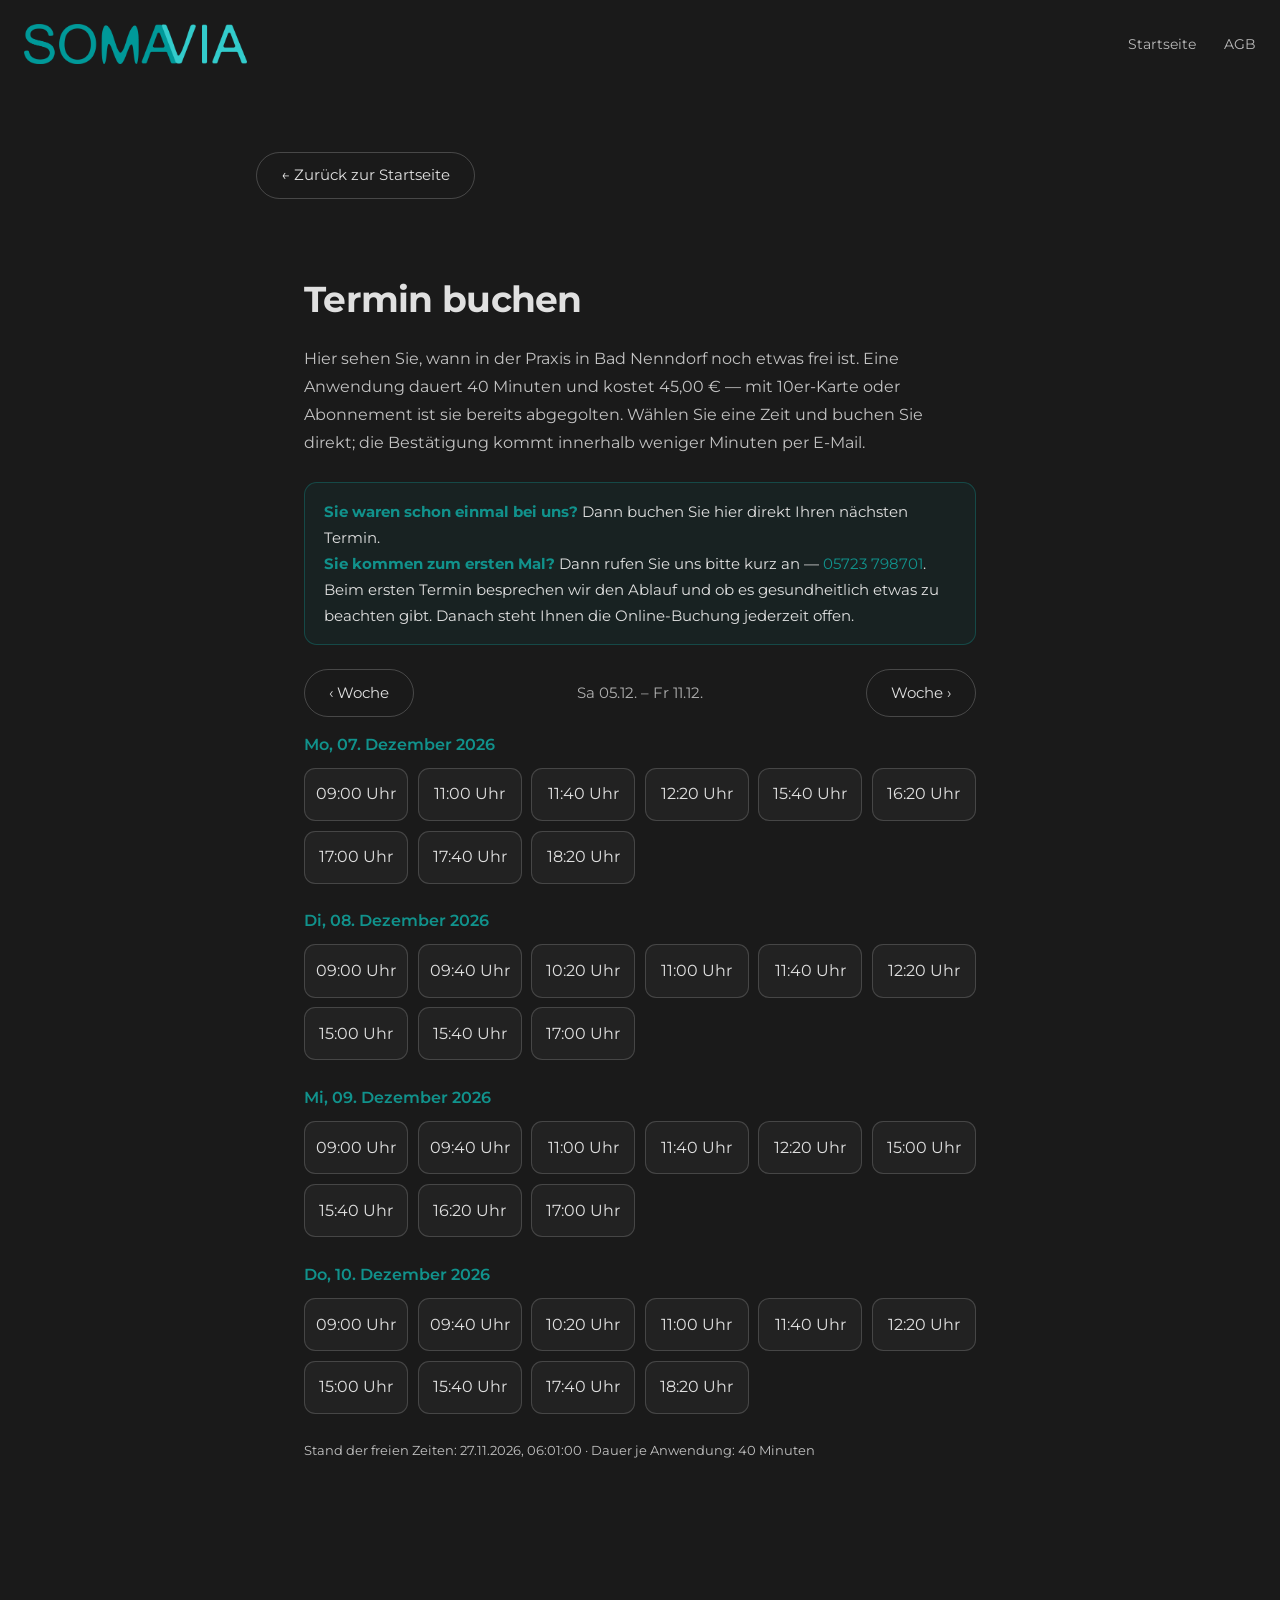
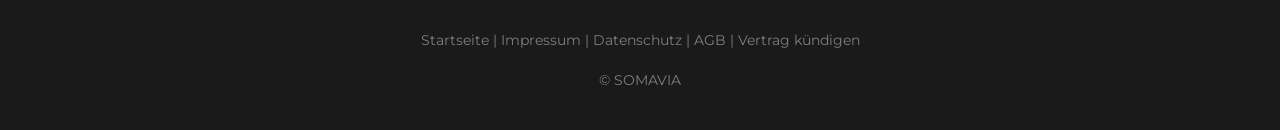
<file: termin.html>
<!DOCTYPE html>
<html lang="de">
<head>
<meta charset="UTF-8">
<meta name="viewport" content="width=device-width, initial-scale=1.0">

<h1 style="display:none;">SOMAVIA ist ein multisensorisches Regenerationssystem, das Licht, Klang und gezielte Reizreduktion kombiniert.</h1>
<title>Termin buchen | SOMAVIA</title>
<meta name="description" content="Freie Termine für SOMAVIA-Anwendungen in Bad Nenndorf ansehen und unverbindlich anfragen.">
<link rel="canonical" href="https://somavia.health/termin.html">
<link rel="icon" type="image/png" href="assets/SOMAVIA_Icon.png">
<link rel="apple-touch-icon" href="assets/apple-touch-icon.png">

<meta property="og:title" content="Termin anfragen | SOMAVIA">
<meta property="og:description" content="Freie Termine ansehen und unverbindlich anfragen.">
<meta property="og:image" content="https://somavia.health/assets/og-cover.png">
<meta property="og:url" content="https://somavia.health/termin.html">
<meta property="og:type" content="website">

<link rel="stylesheet" href="assets/styles.css" />
<link rel="stylesheet" href="assets/seiten.css" />
<link href="https://fonts.googleapis.com/css2?family=Montserrat:wght@300;400;500;600;700&display=swap" rel="stylesheet">
<style>
    .wochenleiste { display:flex; align-items:center; justify-content:space-between;
        gap:1rem; margin:1.5rem 0 1rem; }
    .wochenleiste .spanne { flex:1; text-align:center; opacity:.75; font-size:.95rem; }
    .tagblock { margin-bottom:1.6rem; }
    .tagblock .kopf { color:#11928c; font-weight:600; margin-bottom:.7rem; font-size:1rem; }
    .zeiten { display:grid; grid-template-columns:repeat(auto-fill,minmax(92px,1fr)); gap:.6rem; }
    .zeit { padding:.85rem .4rem; border-radius:.7rem; border:1px solid rgba(255,255,255,.16);
        background:rgba(255,255,255,.04); color:inherit; font:inherit; font-size:1rem;
        cursor:pointer; transition:.15s; }
    .zeit:hover { border-color:#11928c; }
    .zeit.on { background:#11928c; border-color:#11928c; color:#04211f; font-weight:600; }
    .kf label { display:block; font-size:.85rem; opacity:.7; margin:1.1rem 0 .35rem; }
    .kf input, .kf textarea { width:100%; padding:.7rem .85rem; border-radius:.6rem;
        border:1px solid rgba(255,255,255,.15); background:rgba(255,255,255,.04);
        color:inherit; font:inherit; }
    .kf input:focus, .kf textarea:focus { outline:none; border-color:#11928c; }
    .kf .zwei { display:grid; grid-template-columns:1fr 1fr; gap:0 1rem; }
    @media (max-width:640px){ .kf .zwei { grid-template-columns:1fr; } }
    .gewaehlt { margin:1.4rem 0; padding:.9rem 1.1rem; border-radius:.8rem;
        border:1px solid #11928c; background:rgba(17,146,140,.12); }
    .zustimmung { display:flex; gap:.6rem; align-items:flex-start; margin-top:1.4rem;
        font-size:.9rem; line-height:1.5; }
    .zustimmung input { width:auto; margin-top:.25rem; flex:none; }
    .stand { font-size:.8rem; opacity:.5; margin-top:2rem; }
    .melde { margin-top:1rem; font-size:.9rem; }
    .melde.fehler { color:#e08a80; }
    .aus { display:none; }
    .hinweisbox { margin:1.6rem 0 .5rem; padding:1rem 1.2rem; border-radius:.8rem;
        border:1px solid rgba(17,146,140,.35); background:rgba(17,146,140,.08);
        font-size:.95rem; line-height:1.7; }
    .hinweisbox strong { color:#11928c; }
    .preisbox { margin-top:1.8rem; padding:1.1rem 1.3rem; border-radius:.8rem;
        border:1px solid rgba(255,255,255,.18); background:rgba(255,255,255,.04); }
    .preisbox .zeile { display:flex; justify-content:space-between; align-items:baseline;
        gap:1rem; font-size:1.05rem; padding-bottom:.7rem;
        border-bottom:1px solid rgba(255,255,255,.1); margin-bottom:.8rem; }
    .preisbox .zeile strong { font-size:1.35rem; color:#11928c; white-space:nowrap; }
    .preisbox .klein, .klein { font-size:.85rem; opacity:.7; line-height:1.6; margin:.6rem 0 0; }
    .btn-buchen { padding:.9rem 2rem; border-radius:2rem; border:1px solid #11928c;
        background:#11928c; color:#04211f; font:inherit; font-size:1.05rem; font-weight:600;
        cursor:pointer; transition:.15s; }
    .btn-buchen:hover { filter:brightness(1.12); }
</style>
</head>

<body>

<header class="p-6 flex justify-between items-center">
    <a href="index.html">
        <img fetchpriority="high" src="assets/SOMAVIA_logo_final.png" alt="SOMAVIA Logo" style="height:40px;">
    </a>
    <nav class="space-x-6 text-sm">
        <a href="index.html" class="opacity-80 hover:opacity-100">Startseite</a>
        <a href="agb.html" class="opacity-80 hover:opacity-100">AGB</a>
    </nav>
</header>

<main class="px-6 py-16">
    <div class="max-w-3xl mx-auto">
        <div class="mb-8">
            <a href="index.html" class="btn-outline">← Zurück zur Startseite</a>
        </div>

        <div class="glass p-8 md:p-12 legal-content">
            <div id="schritt1">
                <h1>Termin buchen</h1>
                <p>
                    Hier sehen Sie, wann in der Praxis in Bad Nenndorf noch etwas frei ist.
                    Eine Anwendung dauert 40 Minuten und kostet 45,00 € — mit 10er-Karte
                    oder Abonnement ist sie bereits abgegolten. Wählen Sie eine Zeit und
                    buchen Sie direkt; die Bestätigung kommt innerhalb weniger Minuten
                    per E-Mail.
                </p>

                <div class="hinweisbox">
                    <strong>Sie waren schon einmal bei uns?</strong>
                    Dann buchen Sie hier direkt Ihren nächsten Termin.
                    <br>
                    <strong>Sie kommen zum ersten Mal?</strong>
                    Dann rufen Sie uns bitte kurz an — <a href="tel:+495723798701" class="accent-color">05723 798701</a>.
                    Beim ersten Termin besprechen wir den Ablauf und ob es
                    gesundheitlich etwas zu beachten gibt. Danach steht Ihnen die
                    Online-Buchung jederzeit offen.
                </div>

                <div class="wochenleiste">
                    <button class="btn-outline" id="zurueck" type="button">‹ Woche</button>
                    <span class="spanne" id="spanne"></span>
                    <button class="btn-outline" id="weiter" type="button">Woche ›</button>
                </div>

                <div id="liste"></div>
                <p class="melde" id="meldung"></p>

                <div class="gewaehlt aus" id="gewaehlt"></div>

                <form class="kf aus" id="form" action="https://formspree.io/f/xbdqpeoa" method="POST">
                    <input type="hidden" name="_subject" value="Terminbuchung über somavia.health">
                    <input type="hidden" name="Wunschtermin" id="wunsch">
                    <!-- Maschinenlesbar: die Praxis liest genau dieses Feld aus,
                         statt den Fliesstext der Mail zu deuten. -->
                    <input type="hidden" name="Buchungsdaten" id="buchungsdaten">
                    <input type="text" name="_gotcha" style="display:none" tabindex="-1" autocomplete="off">

                    <p class="klein" style="margin-bottom:.4rem">
                        Bitte tragen Sie Name, Telefonnummer und E-Mail so ein, wie sie
                        uns bekannt sind — daran erkennen wir Ihre Akte.
                    </p>
                    <div class="zwei">
                        <div>
                            <label for="name">Ihr Name *</label>
                            <input id="name" name="Name" type="text" required autocomplete="name">
                        </div>
                        <div>
                            <label for="telefon">Telefon *</label>
                            <input id="telefon" name="Telefon" type="tel" required autocomplete="tel"
                                   pattern="[0-9+()/ .-]{6,}" inputmode="tel"
                                   title="Bitte eine Telefonnummer eingeben — nur Ziffern, Leerzeichen und + ( ) / -">
                        </div>
                    </div>

                    <label for="email">E-Mail *</label>
                    <input id="email" name="E-Mail" type="email" required autocomplete="email">

                    <label for="nachricht">Nachricht (optional)</label>
                    <textarea id="nachricht" name="Nachricht" rows="3"
                        placeholder="z. B. Ausweichtermine, die Ihnen auch passen würden"></textarea>

                    <label class="zustimmung">
                        <input type="checkbox" id="ok" required>
                        <span>
                            Ich habe die <a href="datenschutz.html" class="accent-color underline">Datenschutzerklärung</a>
                            gelesen und bin damit einverstanden, dass meine Angaben zur Bearbeitung
                            meiner Anfrage verarbeitet werden.
                        </span>
                    </label>

                    <div class="preisbox">
                        <div class="zeile"><span>SOMAVIA-Anwendung, 40 Minuten</span><strong id="p_preis">45,00 €</strong></div>
                        <p class="klein">
                            Preis inklusive Umsatzsteuer, zahlbar vor Ort per Karte, bar oder
                            Überweisung. <strong>Wenn Sie eine 10er-Karte oder ein Abonnement
                            haben, wird die Anwendung davon abgebucht</strong> und es fällt
                            nichts zusätzlich an. Mit der 10er-Karte kostet eine Anwendung
                            39,00 € statt 45,00 €.
                        </p>
                        <p class="klein">
                            Sagen Sie bitte bis spätestens 24 Stunden vorher ab, wenn Sie den
                            Termin nicht wahrnehmen können. Bei späterer Absage oder
                            Nichterscheinen gilt die Anwendung als in Anspruch genommen.
                            Es gelten unsere <a href="agb.html" class="accent-color underline">AGB</a>.
                        </p>
                    </div>

                    <div style="margin-top:1.4rem">
                        <button type="submit" class="btn-buchen">Zahlungspflichtig buchen</button>
                    </div>
                    <p class="klein" style="margin-top:.9rem">
                        Die Bestätigung kommt innerhalb weniger Minuten per E-Mail. Sollte die
                        Zeit im selben Moment anderweitig vergeben worden sein, melden wir uns
                        sofort mit Alternativen.
                    </p>
                    <p class="melde fehler" id="formfehler"></p>
                </form>

                <p class="stand" id="stand"></p>
            </div>

            <div class="aus" id="schritt2">
                <h1>Ihr Termin ist gebucht</h1>
                <p id="danke_termin"></p>
                <p>
                    Die Bestätigung erhalten Sie innerhalb weniger Minuten per E-Mail.
                    Sollte etwas dazwischenkommen, sagen Sie uns bitte bis spätestens
                    24 Stunden vorher Bescheid — telefonisch unter 05723 798701.
                </p>
                <div style="margin-top:1.5rem">
                    <a href="index.html" class="btn-outline">Zur Startseite</a>
                </div>
            </div>
        </div>
    </div>
</main>

<footer class="py-10 text-center text-sm opacity-50">
    <a href="index.html">Startseite</a> |
    <a href="impressum.html">Impressum</a> |
    <a href="datenschutz.html">Datenschutz</a> |
    <a href="agb.html">AGB</a> |
    <a href="kuendigung.html">Vertrag kündigen</a>
    <br><br>
    © SOMAVIA
</footer>

<script>
var WOCHENTAG = ['So','Mo','Di','Mi','Do','Fr','Sa'];
var daten = null, wocheAb = null, wahl = null;

function alsDatum(iso){ return new Date(iso + 'T00:00:00'); }
function iso(d){ return d.toISOString().slice(0,10); }
function kurz(d){ return WOCHENTAG[d.getDay()] + ' ' + d.toLocaleDateString('de-DE',{day:'2-digit',month:'2-digit'}); }
function lang(d){ return WOCHENTAG[d.getDay()] + ', ' + d.toLocaleDateString('de-DE',{day:'2-digit',month:'long',year:'numeric'}); }

function zeichne(){
    var liste = document.getElementById('liste');
    var meldung = document.getElementById('meldung');
    liste.innerHTML = '';
    meldung.textContent = '';
    meldung.classList.remove('fehler');

    var bis = new Date(wocheAb); bis.setDate(bis.getDate() + 6);
    document.getElementById('spanne').textContent = kurz(wocheAb) + ' – ' + kurz(bis);

    var vonS = iso(wocheAb), bisS = iso(bis);
    var tage = daten.tage.filter(function(t){ return t.tag >= vonS && t.tag <= bisS; });

    if (!tage.length){
        meldung.textContent = 'In dieser Woche ist nichts mehr frei. Schauen Sie mit „Woche ›" weiter.';
        return;
    }
    tage.forEach(function(t){
        var block = document.createElement('div');
        block.className = 'tagblock';
        var kopf = document.createElement('div');
        kopf.className = 'kopf';
        kopf.textContent = lang(alsDatum(t.tag));
        block.appendChild(kopf);
        var raster = document.createElement('div');
        raster.className = 'zeiten';
        t.zeiten.forEach(function(z){
            var b = document.createElement('button');
            b.className = 'zeit';
            b.type = 'button';
            b.textContent = z + ' Uhr';
            b.onclick = function(){
                liste.querySelectorAll('.zeit').forEach(function(o){ o.classList.remove('on'); });
                b.classList.add('on');
                waehle(t.tag, z);
            };
            raster.appendChild(b);
        });
        block.appendChild(raster);
        liste.appendChild(block);
    });
}

function waehle(tag, zeit){
    wahl = { tag: tag, zeit: zeit };
    var text = lang(alsDatum(tag)) + ' um ' + zeit + ' Uhr';
    var box = document.getElementById('gewaehlt');
    box.textContent = 'Ihr Termin: ' + text;
    box.classList.remove('aus');
    document.getElementById('wunsch').value = text;
    document.getElementById('buchungsdaten').value = JSON.stringify({
        tag: tag, zeit: zeit,
        name: document.getElementById('name').value.trim(),
        telefon: document.getElementById('telefon').value.trim(),
        email: document.getElementById('email').value.trim(),
        nachricht: document.getElementById('nachricht').value.trim()
    });
    document.getElementById('form').classList.remove('aus');
    document.getElementById('form').scrollIntoView({behavior:'smooth', block:'nearest'});
}

function blaettern(tage){
    var d = new Date(wocheAb);
    d.setDate(d.getDate() + tage);
    var heute = new Date(); heute.setHours(0,0,0,0);
    wocheAb = d < heute ? heute : d;
    zeichne();
}
document.getElementById('zurueck').onclick = function(){ blaettern(-7); };
document.getElementById('weiter').onclick = function(){ blaettern(7); };

document.getElementById('form').addEventListener('submit', function(e){
    e.preventDefault();
    var fehler = document.getElementById('formfehler');
    fehler.textContent = '';
    if (!wahl){ fehler.textContent = 'Bitte wählen Sie zuerst eine Zeit.'; return; }
    var tel = document.getElementById('telefon').value;
    if (/[a-zäöüß]/i.test(tel) || tel.replace(/\D/g, '').length < 6){
        fehler.textContent = 'Bitte prüfen Sie die Telefonnummer — dort scheint kein '
                           + 'gültiger Anschluss zu stehen.';
        document.getElementById('telefon').focus();
        return;
    }
    document.getElementById('buchungsdaten').value = JSON.stringify({
        tag: wahl.tag, zeit: wahl.zeit,
        name: document.getElementById('name').value.trim(),
        telefon: document.getElementById('telefon').value.trim(),
        email: document.getElementById('email').value.trim(),
        nachricht: document.getElementById('nachricht').value.trim()
    });
    fetch(e.target.action, {
        method: 'POST', body: new FormData(e.target), headers: {Accept: 'application/json'}
    }).then(function(r){
        if (!r.ok) throw new Error();
        document.getElementById('danke_termin').textContent =
            'Ihr Termin: ' + lang(alsDatum(wahl.tag)) + ' um ' + wahl.zeit + ' Uhr.';
        document.getElementById('schritt1').classList.add('aus');
        document.getElementById('schritt2').classList.remove('aus');
        window.scrollTo({top:0});
    }).catch(function(){
        fehler.textContent = 'Die Anfrage konnte nicht gesendet werden. ' +
            'Bitte rufen Sie uns an oder schreiben Sie uns eine E-Mail — die Adresse steht im Impressum.';
    });
});

fetch('termine.json?v=' + Date.now())
    .then(function(r){ return r.json(); })
    .then(function(d){
        daten = d;
        var heute = new Date(); heute.setHours(0,0,0,0);
        wocheAb = heute;
        document.getElementById('stand').textContent =
            'Stand der freien Zeiten: ' + new Date(d.stand).toLocaleString('de-DE') +
            ' · Dauer je Anwendung: ' + d.dauer + ' Minuten';
        zeichne();
    })
    .catch(function(){
        var m = document.getElementById('meldung');
        m.textContent = 'Die Terminübersicht ist gerade nicht abrufbar. ' +
            'Bitte rufen Sie uns an — die Nummer steht im Impressum.';
        m.classList.add('fehler');
    });
</script>

</body>
</html>
</file>
<file: assets/styles.css>
*,:after,:before{--tw-border-spacing-x:0;--tw-border-spacing-y:0;--tw-translate-x:0;--tw-translate-y:0;--tw-rotate:0;--tw-skew-x:0;--tw-skew-y:0;--tw-scale-x:1;--tw-scale-y:1;--tw-pan-x: ;--tw-pan-y: ;--tw-pinch-zoom: ;--tw-scroll-snap-strictness:proximity;--tw-gradient-from-position: ;--tw-gradient-via-position: ;--tw-gradient-to-position: ;--tw-ordinal: ;--tw-slashed-zero: ;--tw-numeric-figure: ;--tw-numeric-spacing: ;--tw-numeric-fraction: ;--tw-ring-inset: ;--tw-ring-offset-width:0px;--tw-ring-offset-color:#fff;--tw-ring-color:rgba(59,130,246,.5);--tw-ring-offset-shadow:0 0 #0000;--tw-ring-shadow:0 0 #0000;--tw-shadow:0 0 #0000;--tw-shadow-colored:0 0 #0000;--tw-blur: ;--tw-brightness: ;--tw-contrast: ;--tw-grayscale: ;--tw-hue-rotate: ;--tw-invert: ;--tw-saturate: ;--tw-sepia: ;--tw-drop-shadow: ;--tw-backdrop-blur: ;--tw-backdrop-brightness: ;--tw-backdrop-contrast: ;--tw-backdrop-grayscale: ;--tw-backdrop-hue-rotate: ;--tw-backdrop-invert: ;--tw-backdrop-opacity: ;--tw-backdrop-saturate: ;--tw-backdrop-sepia: ;--tw-contain-size: ;--tw-contain-layout: ;--tw-contain-paint: ;--tw-contain-style: }::backdrop{--tw-border-spacing-x:0;--tw-border-spacing-y:0;--tw-translate-x:0;--tw-translate-y:0;--tw-rotate:0;--tw-skew-x:0;--tw-skew-y:0;--tw-scale-x:1;--tw-scale-y:1;--tw-pan-x: ;--tw-pan-y: ;--tw-pinch-zoom: ;--tw-scroll-snap-strictness:proximity;--tw-gradient-from-position: ;--tw-gradient-via-position: ;--tw-gradient-to-position: ;--tw-ordinal: ;--tw-slashed-zero: ;--tw-numeric-figure: ;--tw-numeric-spacing: ;--tw-numeric-fraction: ;--tw-ring-inset: ;--tw-ring-offset-width:0px;--tw-ring-offset-color:#fff;--tw-ring-color:rgba(59,130,246,.5);--tw-ring-offset-shadow:0 0 #0000;--tw-ring-shadow:0 0 #0000;--tw-shadow:0 0 #0000;--tw-shadow-colored:0 0 #0000;--tw-blur: ;--tw-brightness: ;--tw-contrast: ;--tw-grayscale: ;--tw-hue-rotate: ;--tw-invert: ;--tw-saturate: ;--tw-sepia: ;--tw-drop-shadow: ;--tw-backdrop-blur: ;--tw-backdrop-brightness: ;--tw-backdrop-contrast: ;--tw-backdrop-grayscale: ;--tw-backdrop-hue-rotate: ;--tw-backdrop-invert: ;--tw-backdrop-opacity: ;--tw-backdrop-saturate: ;--tw-backdrop-sepia: ;--tw-contain-size: ;--tw-contain-layout: ;--tw-contain-paint: ;--tw-contain-style: }/*! tailwindcss v3.4.17 | MIT License | https://tailwindcss.com*/*,:after,:before{border:0 solid #e5e7eb;box-sizing:border-box}:after,:before{--tw-content:""}:host,html{line-height:1.5;-webkit-text-size-adjust:100%;font-family:ui-sans-serif,system-ui,sans-serif,Apple Color Emoji,Segoe UI Emoji,Segoe UI Symbol,Noto Color Emoji;font-feature-settings:normal;font-variation-settings:normal;-moz-tab-size:4;-o-tab-size:4;tab-size:4;-webkit-tap-highlight-color:transparent}body{line-height:inherit;margin:0}hr{border-top-width:1px;color:inherit;height:0}abbr:where([title]){-webkit-text-decoration:underline dotted;text-decoration:underline dotted}h1,h2,h3,h4,h5,h6{font-size:inherit;font-weight:inherit}a{color:inherit;text-decoration:inherit}b,strong{font-weight:bolder}code,kbd,pre,samp{font-family:ui-monospace,SFMono-Regular,Menlo,Monaco,Consolas,Liberation Mono,Courier New,monospace;font-feature-settings:normal;font-size:1em;font-variation-settings:normal}small{font-size:80%}sub,sup{font-size:75%;line-height:0;position:relative;vertical-align:baseline}sub{bottom:-.25em}sup{top:-.5em}table{border-collapse:collapse;border-color:inherit;text-indent:0}button,input,optgroup,select,textarea{color:inherit;font-family:inherit;font-feature-settings:inherit;font-size:100%;font-variation-settings:inherit;font-weight:inherit;letter-spacing:inherit;line-height:inherit;margin:0;padding:0}button,select{text-transform:none}button,input:where([type=button]),input:where([type=reset]),input:where([type=submit]){-webkit-appearance:button;background-color:transparent;background-image:none}:-moz-focusring{outline:auto}:-moz-ui-invalid{box-shadow:none}progress{vertical-align:baseline}::-webkit-inner-spin-button,::-webkit-outer-spin-button{height:auto}[type=search]{-webkit-appearance:textfield;outline-offset:-2px}::-webkit-search-decoration{-webkit-appearance:none}::-webkit-file-upload-button{-webkit-appearance:button;font:inherit}summary{display:list-item}blockquote,dd,dl,figure,h1,h2,h3,h4,h5,h6,hr,p,pre{margin:0}fieldset{margin:0}fieldset,legend{padding:0}menu,ol,ul{list-style:none;margin:0;padding:0}dialog{padding:0}textarea{resize:vertical}input::-moz-placeholder,textarea::-moz-placeholder{color:#9ca3af;opacity:1}input::placeholder,textarea::placeholder{color:#9ca3af;opacity:1}[role=button],button{cursor:pointer}:disabled{cursor:default}audio,canvas,embed,iframe,img,object,svg,video{display:block;vertical-align:middle}img,video{height:auto;max-width:100%}[hidden]:where(:not([hidden=until-found])){display:none}.container{width:100%}@media (min-width:640px){.container{max-width:640px}}@media (min-width:768px){.container{max-width:768px}}@media (min-width:1024px){.container{max-width:1024px}}@media (min-width:1280px){.container{max-width:1280px}}@media (min-width:1536px){.container{max-width:1536px}}.fixed{position:fixed}.absolute{position:absolute}.relative{position:relative}.inset-0{inset:0}.top-0{top:0}.z-0{z-index:0}.z-10{z-index:10}.z-50{z-index:50}.mx-auto{margin-left:auto;margin-right:auto}.-mr-2{margin-right:-.5rem}.mb-1{margin-bottom:.25rem}.mb-10{margin-bottom:2.5rem}.mb-12{margin-bottom:3rem}.mb-14{margin-bottom:3.5rem}.mb-16{margin-bottom:4rem}.mb-2{margin-bottom:.5rem}.mb-3{margin-bottom:.75rem}.mb-4{margin-bottom:1rem}.mb-5{margin-bottom:1.25rem}.mb-6{margin-bottom:1.5rem}.mb-8{margin-bottom:2rem}.mt-1{margin-top:.25rem}.mt-10{margin-top:2.5rem}.mt-3{margin-top:.75rem}.mt-5{margin-top:1.25rem}.mt-6{margin-top:1.5rem}.mt-8{margin-top:2rem}.mt-auto{margin-top:auto}.block{display:block}.inline-block{display:inline-block}.flex{display:flex}.grid{display:grid}.hidden{display:none}.h-10{height:2.5rem}.h-20{height:5rem}.h-5{height:1.25rem}.h-64{height:16rem}.h-7{height:1.75rem}.h-8{height:2rem}.h-full{height:100%}.min-h-\[70vh\]{min-height:70vh}.min-h-\[72vh\]{min-height:72vh}.min-h-\[80vh\]{min-height:80vh}.min-h-screen{min-height:100vh}.w-10{width:2.5rem}.w-20{width:5rem}.w-5{width:1.25rem}.w-7{width:1.75rem}.w-full{width:100%}.min-w-\[220px\]{min-width:220px}.max-w-2xl{max-width:42rem}.max-w-3xl{max-width:48rem}.max-w-4xl{max-width:56rem}.max-w-5xl{max-width:64rem}.max-w-6xl{max-width:72rem}.max-w-md{max-width:28rem}.max-w-xl{max-width:36rem}.shrink-0{flex-shrink:0}.flex-grow{flex-grow:1}.flex-col{flex-direction:column}.flex-wrap{flex-wrap:wrap}.items-start{align-items:flex-start}.items-end{align-items:flex-end}.items-center{align-items:center}.items-stretch{align-items:stretch}.justify-center{justify-content:center}.justify-between{justify-content:space-between}.gap-10{gap:2.5rem}.gap-16{gap:4rem}.gap-3{gap:.75rem}.gap-4{gap:1rem}.gap-6{gap:1.5rem}.gap-8{gap:2rem}.gap-x-3{-moz-column-gap:.75rem;column-gap:.75rem}.gap-y-1{row-gap:.25rem}.space-x-6>:not([hidden])~:not([hidden]){--tw-space-x-reverse:0;margin-left:calc(1.5rem*(1 - var(--tw-space-x-reverse)));margin-right:calc(1.5rem*var(--tw-space-x-reverse))}.space-x-8>:not([hidden])~:not([hidden]){--tw-space-x-reverse:0;margin-left:calc(2rem*(1 - var(--tw-space-x-reverse)));margin-right:calc(2rem*var(--tw-space-x-reverse))}.space-y-2>:not([hidden])~:not([hidden]){--tw-space-y-reverse:0;margin-bottom:calc(.5rem*var(--tw-space-y-reverse));margin-top:calc(.5rem*(1 - var(--tw-space-y-reverse)))}.space-y-6>:not([hidden])~:not([hidden]){--tw-space-y-reverse:0;margin-bottom:calc(1.5rem*var(--tw-space-y-reverse));margin-top:calc(1.5rem*(1 - var(--tw-space-y-reverse)))}.self-start{align-self:flex-start}.overflow-hidden{overflow:hidden}.hyphens-auto{-webkit-hyphens:auto;hyphens:auto}.whitespace-nowrap{white-space:nowrap}.break-words{overflow-wrap:break-word}.rounded-2xl{border-radius:1rem}.rounded-full{border-radius:9999px}.rounded-sm{border-radius:.125rem}.border{border-width:1px}.border-y{border-top-width:1px}.border-b,.border-y{border-bottom-width:1px}.border-t{border-top-width:1px}.border-none{border-style:none}.border-\[\#11928c\]\/20{border-color:rgba(17,146,140,.2)}.border-\[\#11928c\]\/25{border-color:rgba(17,146,140,.25)}.border-\[\#11928c\]\/30{border-color:rgba(17,146,140,.3)}.border-\[\#11928c\]\/50{border-color:rgba(17,146,140,.5)}.border-white\/20{border-color:hsla(0,0%,100%,.2)}.border-white\/5{border-color:hsla(0,0%,100%,.05)}.bg-\[\#11928c\]\/10{background-color:rgba(17,146,140,.1)}.bg-\[\#121212\]{--tw-bg-opacity:1;background-color:rgb(18 18 18/var(--tw-bg-opacity,1))}.bg-\[\#1a1a1a\]{--tw-bg-opacity:1;background-color:rgb(26 26 26/var(--tw-bg-opacity,1))}.object-cover{-o-object-fit:cover;object-fit:cover}.p-10{padding:2.5rem}.p-12{padding:3rem}.p-2{padding:.5rem}.p-5{padding:1.25rem}.p-6{padding:1.5rem}.p-7{padding:1.75rem}.p-8{padding:2rem}.px-10{padding-left:2.5rem;padding-right:2.5rem}.px-4{padding-left:1rem;padding-right:1rem}.px-6{padding-left:1.5rem;padding-right:1.5rem}.px-8{padding-left:2rem;padding-right:2rem}.py-10{padding-bottom:2.5rem;padding-top:2.5rem}.py-12{padding-bottom:3rem;padding-top:3rem}.py-16{padding-bottom:4rem;padding-top:4rem}.py-2{padding-bottom:.5rem;padding-top:.5rem}.py-20{padding-bottom:5rem;padding-top:5rem}.py-24{padding-bottom:6rem;padding-top:6rem}.py-3{padding-bottom:.75rem;padding-top:.75rem}.py-4{padding-bottom:1rem;padding-top:1rem}.py-5{padding-bottom:1.25rem;padding-top:1.25rem}.pt-20{padding-top:5rem}.text-left{text-align:left}.text-center{text-align:center}.text-2xl{font-size:1.5rem;line-height:2rem}.text-3xl{font-size:1.875rem;line-height:2.25rem}.text-4xl{font-size:2.25rem;line-height:2.5rem}.text-5xl{font-size:3rem;line-height:1}.text-\[10px\]{font-size:10px}.text-base{font-size:1rem;line-height:1.5rem}.text-lg{font-size:1.125rem;line-height:1.75rem}.text-sm{font-size:.875rem;line-height:1.25rem}.text-xl{font-size:1.25rem;line-height:1.75rem}.text-xs{font-size:.75rem;line-height:1rem}.font-bold{font-weight:700}.font-light{font-weight:300}.font-medium{font-weight:500}.font-semibold{font-weight:600}.uppercase{text-transform:uppercase}.italic{font-style:italic}.leading-relaxed{line-height:1.625}.leading-tight{line-height:1.25}.tracking-tight{letter-spacing:-.025em}.tracking-tighter{letter-spacing:-.05em}.tracking-widest{letter-spacing:.1em}.text-\[\#11928c\]{--tw-text-opacity:1;color:rgb(17 146 140/var(--tw-text-opacity,1))}.text-\[\#e0e0e0\]{--tw-text-opacity:1;color:rgb(224 224 224/var(--tw-text-opacity,1))}.text-black{--tw-text-opacity:1;color:rgb(0 0 0/var(--tw-text-opacity,1))}.text-white{--tw-text-opacity:1;color:rgb(255 255 255/var(--tw-text-opacity,1))}.underline{text-decoration-line:underline}.opacity-30{opacity:.3}.opacity-40{opacity:.4}.opacity-45{opacity:.45}.opacity-50{opacity:.5}.opacity-60{opacity:.6}.opacity-65{opacity:.65}.opacity-70{opacity:.7}.opacity-75{opacity:.75}.opacity-80{opacity:.8}.opacity-85{opacity:.85}.opacity-90{opacity:.9}.backdrop-blur-md{--tw-backdrop-blur:blur(12px);-webkit-backdrop-filter:var(--tw-backdrop-blur) var(--tw-backdrop-brightness) var(--tw-backdrop-contrast) var(--tw-backdrop-grayscale) var(--tw-backdrop-hue-rotate) var(--tw-backdrop-invert) var(--tw-backdrop-opacity) var(--tw-backdrop-saturate) var(--tw-backdrop-sepia);backdrop-filter:var(--tw-backdrop-blur) var(--tw-backdrop-brightness) var(--tw-backdrop-contrast) var(--tw-backdrop-grayscale) var(--tw-backdrop-hue-rotate) var(--tw-backdrop-invert) var(--tw-backdrop-opacity) var(--tw-backdrop-saturate) var(--tw-backdrop-sepia)}.transition{transition-duration:.15s;transition-property:color,background-color,border-color,text-decoration-color,fill,stroke,opacity,box-shadow,transform,filter,-webkit-backdrop-filter;transition-property:color,background-color,border-color,text-decoration-color,fill,stroke,opacity,box-shadow,transform,filter,backdrop-filter;transition-property:color,background-color,border-color,text-decoration-color,fill,stroke,opacity,box-shadow,transform,filter,backdrop-filter,-webkit-backdrop-filter;transition-timing-function:cubic-bezier(.4,0,.2,1)}.transition-all{transition-duration:.15s;transition-property:all;transition-timing-function:cubic-bezier(.4,0,.2,1)}.transition-colors{transition-duration:.15s;transition-property:color,background-color,border-color,text-decoration-color,fill,stroke;transition-timing-function:cubic-bezier(.4,0,.2,1)}.transition-transform{transition-duration:.15s;transition-property:transform;transition-timing-function:cubic-bezier(.4,0,.2,1)}.duration-700{transition-duration:.7s}:root{--accent:#11928c;--accent-hover:#0d7b75;--bg-main:#1a1a1a;--bg-dark:#121212;--text-main:#e0e0e0}html{scroll-behavior:smooth}body{background-color:var(--bg-main);color:var(--text-main);font-family:Montserrat,sans-serif}.hidden{display:none}.header-logo{filter:drop-shadow(0 0 8px rgba(17,146,140,.25));height:45px;width:auto}.accent-color{color:var(--accent)}.accent-bg{background-color:var(--accent)}.bg-dark{background-color:var(--bg-dark)}.nav-link{opacity:.85;transition:color .3s ease,opacity .3s ease}.nav-link:hover{color:var(--accent);opacity:1}.cta-button{box-shadow:0 4px 15px rgba(17,146,140,.25);transition:all .3s ease}.cta-button:hover{background-color:var(--accent-hover);box-shadow:0 8px 25px rgba(17,146,140,.45);transform:translateY(-2px)}.glass-card{-webkit-backdrop-filter:blur(12px);backdrop-filter:blur(12px);background:rgba(44,44,44,.55);border:1px solid hsla(0,0%,100%,.06);border-radius:18px}.section-title:after{background:var(--accent);border-radius:999px;content:"";display:block;height:3px;margin:1.25rem auto 0;width:64px}.science-link{color:var(--accent);display:inline-block;font-size:.68rem;letter-spacing:.12em;margin-top:.65rem;opacity:.7;text-decoration:underline;text-transform:uppercase}.science-link:hover{opacity:1}.fade-in{animation:fadeIn 1.1s ease-out forwards}@keyframes fadeIn{0%{opacity:0;transform:translateY(22px)}to{opacity:1;transform:translateY(0)}}.hero-overlay{background:linear-gradient(180deg,hsla(0,0%,7%,.82),hsla(0,0%,7%,.18),hsla(0,0%,7%,.92)),radial-gradient(circle at center,rgba(17,146,140,.1),transparent 45%)}.soft-border{border:1px solid rgba(17,146,140,.15)}.mini-kicker{color:var(--accent);font-size:.72rem;letter-spacing:.25em;opacity:.9;text-transform:uppercase}.pill{align-items:center;background:hsla(0,0%,100%,.04);border:1px solid hsla(0,0%,100%,.08);border-radius:999px;color:hsla(0,0%,88%,.88);display:inline-flex;font-size:.78rem;gap:.5rem;padding:.6rem 1rem}.input-field,.select-field,.textarea-field{background:hsla(0,0%,100%,.04);border:1px solid hsla(0,0%,100%,.1);border-radius:14px;color:var(--text-main);outline:none;padding:1rem;transition:border-color .25s ease,box-shadow .25s ease,background .25s ease;width:100%}.input-field::-moz-placeholder,.textarea-field::-moz-placeholder{color:hsla(0,0%,88%,.38)}.input-field::placeholder,.textarea-field::placeholder{color:hsla(0,0%,88%,.38)}.input-field:focus,.select-field:focus,.textarea-field:focus{background:hsla(0,0%,100%,.06);border-color:rgba(17,146,140,.7);box-shadow:0 0 0 4px rgba(17,146,140,.08)}.form-label{font-size:.68rem;font-weight:700;letter-spacing:.14em;opacity:.58;text-transform:uppercase}.note-box{background:rgba(17,146,140,.08);border:1px solid rgba(17,146,140,.18);border-radius:16px}.quote-card{overflow:hidden;position:relative}.quote-card:before{background:radial-gradient(circle at top right,rgba(17,146,140,.12),transparent 35%);content:"";inset:0;pointer-events:none;position:absolute}.status-box{border-radius:16px;font-size:.95rem;line-height:1.6;padding:1rem 1.25rem}.success-box{background:rgba(16,185,129,.12);border:1px solid rgba(52,211,153,.25);color:#bbf7d0}.error-box{background:rgba(239,68,68,.12);border:1px solid hsla(0,91%,71%,.25);color:#fecaca}.field-error{color:#fca5a5;display:block;font-size:.75rem;min-height:1rem}.subpage-card{transition:transform .3s ease,border-color .3s ease,box-shadow .3s ease}.subpage-card:hover{border-color:rgba(17,146,140,.35);box-shadow:0 10px 30px rgba(17,146,140,.12);transform:translateY(-4px)}input[type=checkbox]{accent-color:var(--accent)}.detail-row{align-items:flex-start;border-bottom:1px solid hsla(0,0%,100%,.06);display:flex;gap:1rem;padding:1.1rem 0}.detail-row:last-child{border-bottom:none}.detail-icon{align-items:center;background:rgba(17,146,140,.1);border:1px solid rgba(17,146,140,.2);border-radius:12px;display:flex;flex-shrink:0;height:44px;justify-content:center;width:44px}.detail-label{font-size:.68rem;font-weight:700;letter-spacing:.14em;opacity:.55;text-transform:uppercase}.content-block h2{font-size:1.9rem;font-weight:700;margin-bottom:1.2rem}.content-block p{line-height:1.9;margin-bottom:1rem;opacity:.78}.content-block ul{line-height:1.8;list-style:disc;opacity:.82;padding-left:1.2rem}.hover\:border-\[\#11928c\]:hover{--tw-border-opacity:1;border-color:rgb(17 146 140/var(--tw-border-opacity,1))}.hover\:border-\[\#11928c\]\/30:hover{border-color:rgba(17,146,140,.3)}.hover\:bg-\[\#11928c\]:hover{--tw-bg-opacity:1;background-color:rgb(17 146 140/var(--tw-bg-opacity,1))}.hover\:bg-\[\#11928c\]\/15:hover{background-color:rgba(17,146,140,.15)}.hover\:bg-white\/5:hover{background-color:hsla(0,0%,100%,.05)}.hover\:text-\[\#11928c\]:hover{--tw-text-opacity:1;color:rgb(17 146 140/var(--tw-text-opacity,1))}.hover\:text-black:hover{--tw-text-opacity:1;color:rgb(0 0 0/var(--tw-text-opacity,1))}.hover\:text-white:hover{--tw-text-opacity:1;color:rgb(255 255 255/var(--tw-text-opacity,1))}.hover\:opacity-100:hover{opacity:1}.hover\:opacity-80:hover{opacity:.8}.group:hover .group-hover\:scale-110{--tw-scale-x:1.1;--tw-scale-y:1.1;transform:translate(var(--tw-translate-x),var(--tw-translate-y)) rotate(var(--tw-rotate)) skewX(var(--tw-skew-x)) skewY(var(--tw-skew-y)) scaleX(var(--tw-scale-x)) scaleY(var(--tw-scale-y))}@media (min-width:640px){.sm\:grid-cols-2{grid-template-columns:repeat(2,minmax(0,1fr))}.sm\:flex-row{flex-direction:row}}@media (min-width:768px){.md\:col-span-2{grid-column:span 2/span 2}.md\:block{display:block}.md\:grid-cols-2{grid-template-columns:repeat(2,minmax(0,1fr))}.md\:grid-cols-3{grid-template-columns:repeat(3,minmax(0,1fr))}.md\:flex-row{flex-direction:row}.md\:items-start{align-items:flex-start}.md\:justify-between{justify-content:space-between}.md\:p-10{padding:2.5rem}.md\:p-12{padding:3rem}.md\:p-16{padding:4rem}.md\:text-left{text-align:left}.md\:text-2xl{font-size:1.5rem;line-height:2rem}.md\:text-3xl{font-size:1.875rem;line-height:2.25rem}.md\:text-4xl{font-size:2.25rem;line-height:2.5rem}.md\:text-5xl{font-size:3rem;line-height:1}.md\:text-6xl{font-size:3.75rem;line-height:1}.md\:text-7xl{font-size:4.5rem;line-height:1}}@media (min-width:1024px){.lg\:flex{display:flex}.lg\:hidden{display:none}.lg\:grid-cols-2{grid-template-columns:repeat(2,minmax(0,1fr))}.lg\:grid-cols-3{grid-template-columns:repeat(3,minmax(0,1fr))}.lg\:grid-cols-4{grid-template-columns:repeat(4,minmax(0,1fr))}.lg\:text-left{text-align:left}}
</file>
<file: assets/seiten.css>
/* Handgeschriebene Ergänzung zu assets/styles.css.
   styles.css ist vorkompiliertes Tailwind und enthält nur Klassen, die beim
   Build in den Dateien standen -- .legal-content und .btn-outline fehlen dort.
   Diese Datei wird von keinem Build überschrieben. */

.legal-content h1 {
    font-size: 2.25rem;
    line-height: 1.15;
    font-weight: 700;
    letter-spacing: -.02em;
    margin: 0 0 1.5rem;
}
.legal-content h2 {
    font-size: 1.15rem;
    font-weight: 600;
    color: #11928c;
    margin: 2.4rem 0 .8rem;
}
.legal-content p,
.legal-content li {
    line-height: 1.75;
    opacity: .85;
    margin: 0 0 1rem;
}
.legal-content ul { padding-left: 1.3rem; margin-bottom: 1rem; }
.legal-content a { color: #11928c; }
.legal-content strong { opacity: 1; }

.btn-outline {
    display: inline-block;
    padding: .7rem 1.5rem;
    border: 1px solid rgba(255, 255, 255, .2);
    border-radius: 2rem;
    font-size: .95rem;
    color: inherit;
    text-decoration: none;
    background: transparent;
    cursor: pointer;
    transition: border-color .15s, background .15s;
}
.btn-outline:hover {
    border-color: #11928c;
    background: rgba(17, 146, 140, .1);
}

/* Termin buchen — der eine Knopf, der zur Handlung führt. Gold statt Teal,
   weil er sich von den Navigationspunkten abheben soll; das Gold ist derselbe
   Ton wie in Somavia Office (#e2b24e). Eigene Klasse statt Tailwind-Utilities:
   der Build enthält nur die Farben, die beim Bauen vorkamen. */
.btn-termin {
    color: #e2b24e;
    border: 1px solid rgba(226, 178, 78, .45);
    padding: .5rem 1rem;
    border-radius: 2px;
    white-space: nowrap;
    transition: background .15s, color .15s, border-color .15s;
}
.btn-termin:hover,
.btn-termin:focus-visible {
    background: #e2b24e;
    border-color: #e2b24e;
    color: #121212;
}
/* In der mobilen Liste steht er als Zeile, nicht als Kästchen. */
#mobileMenu .btn-termin {
    display: block;
    border: 0;
    border-bottom: 1px solid rgba(255, 255, 255, .05);
    border-radius: 0;
    padding: .75rem 0;
    font-weight: 600;
}
#mobileMenu .btn-termin:hover,
#mobileMenu .btn-termin:focus-visible {
    background: transparent;
    color: #f0c877;
}
</file>
